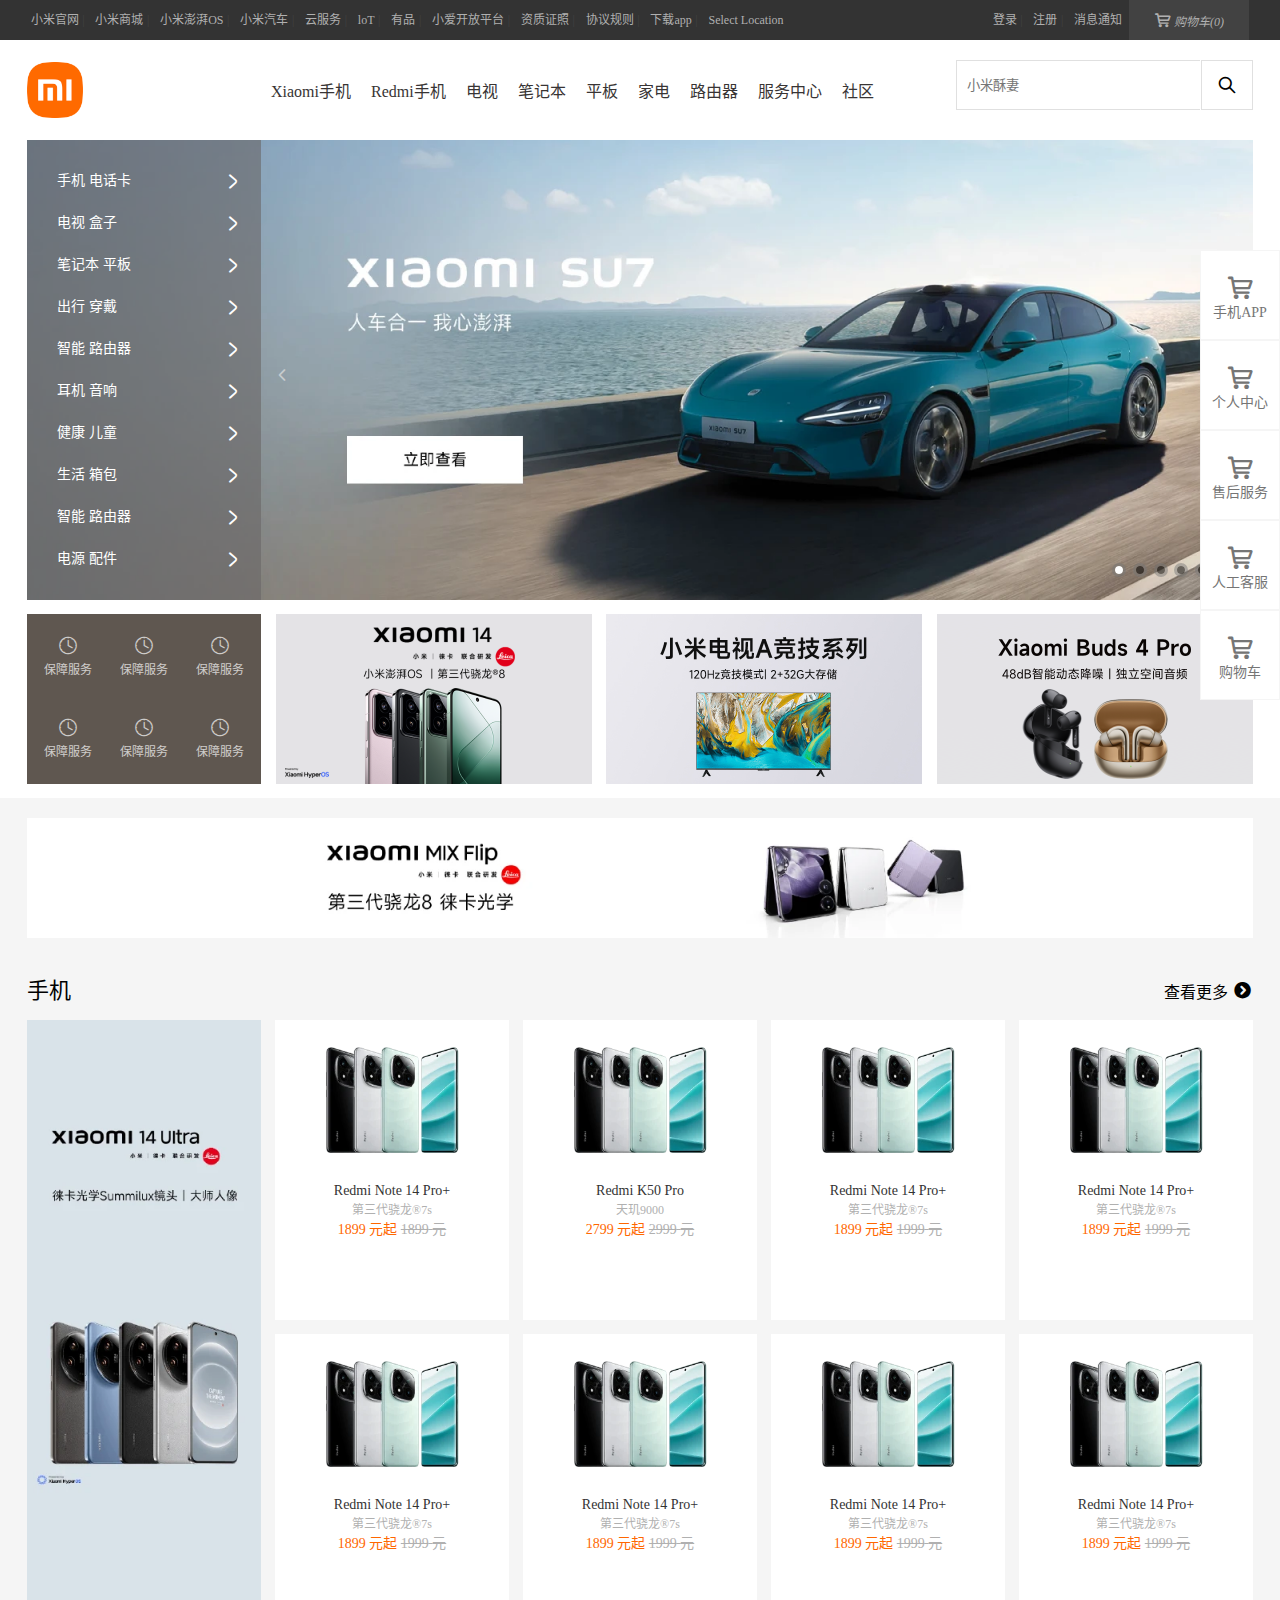
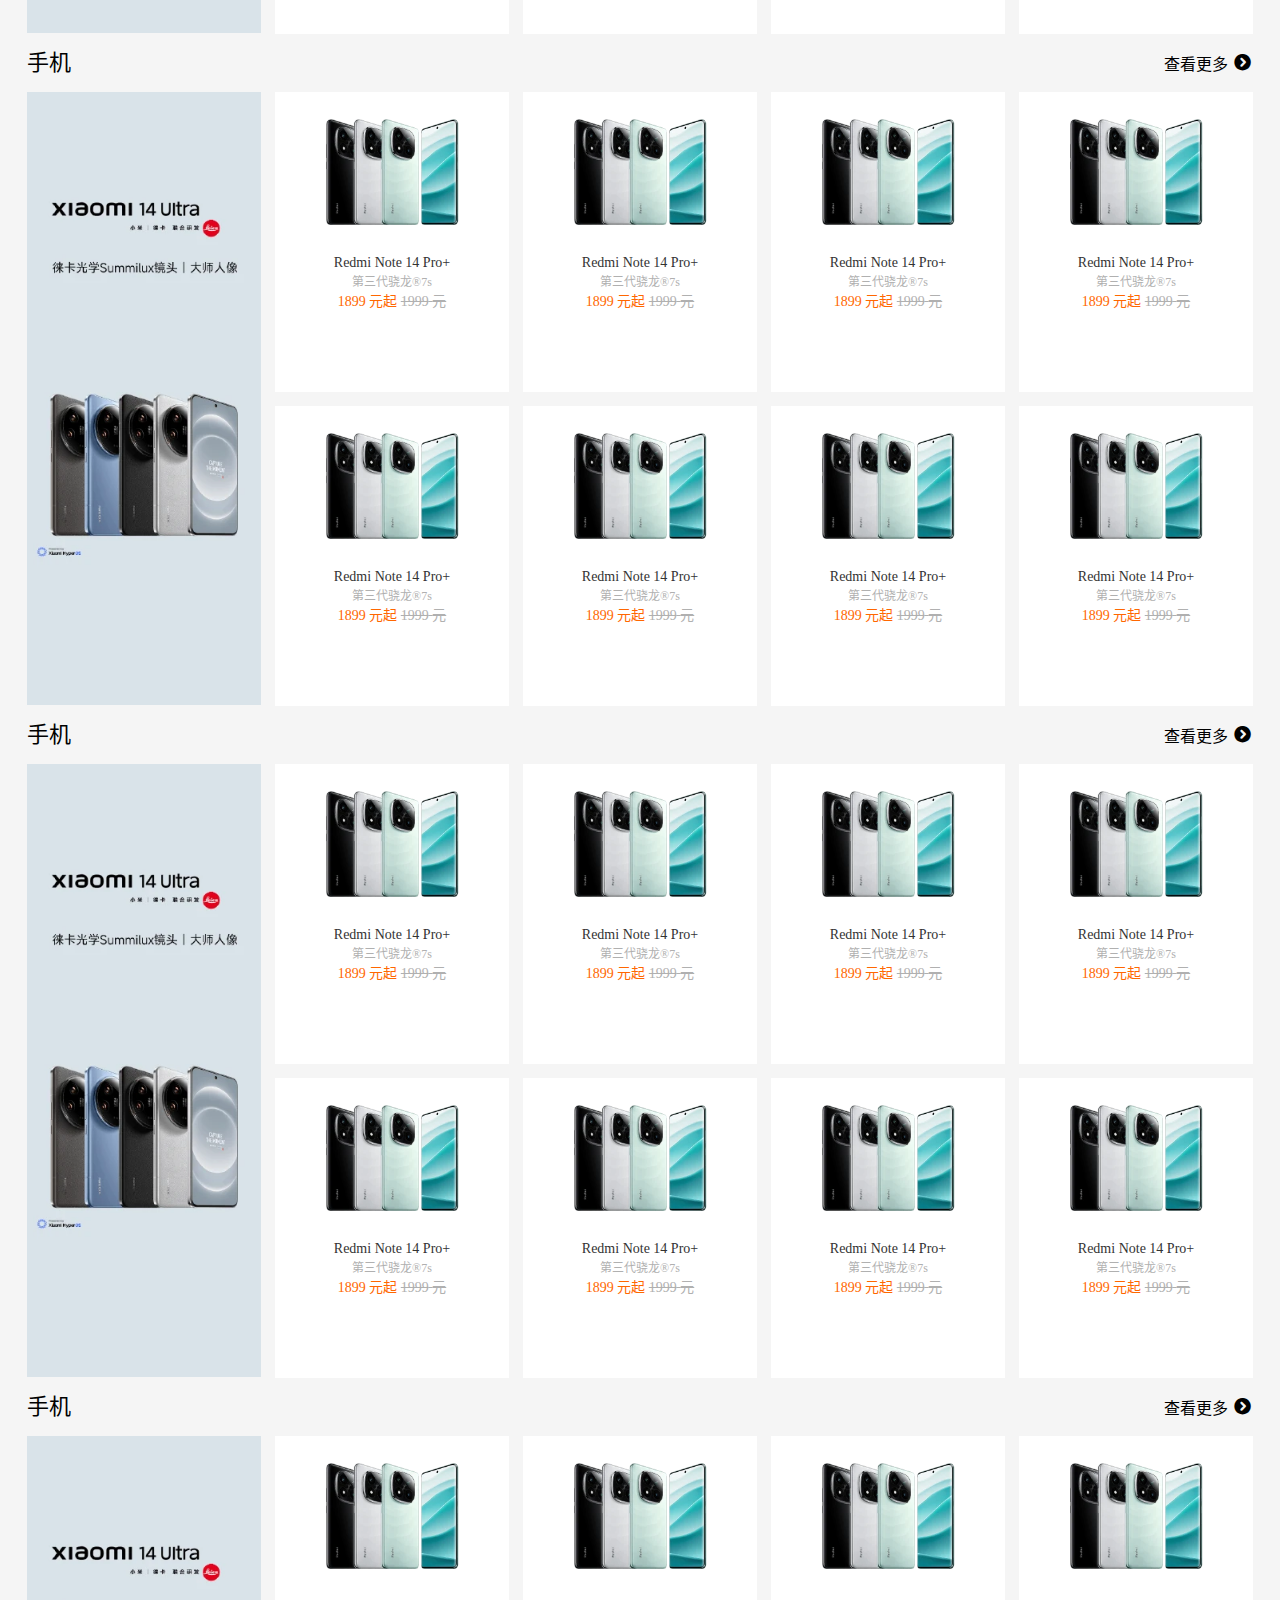
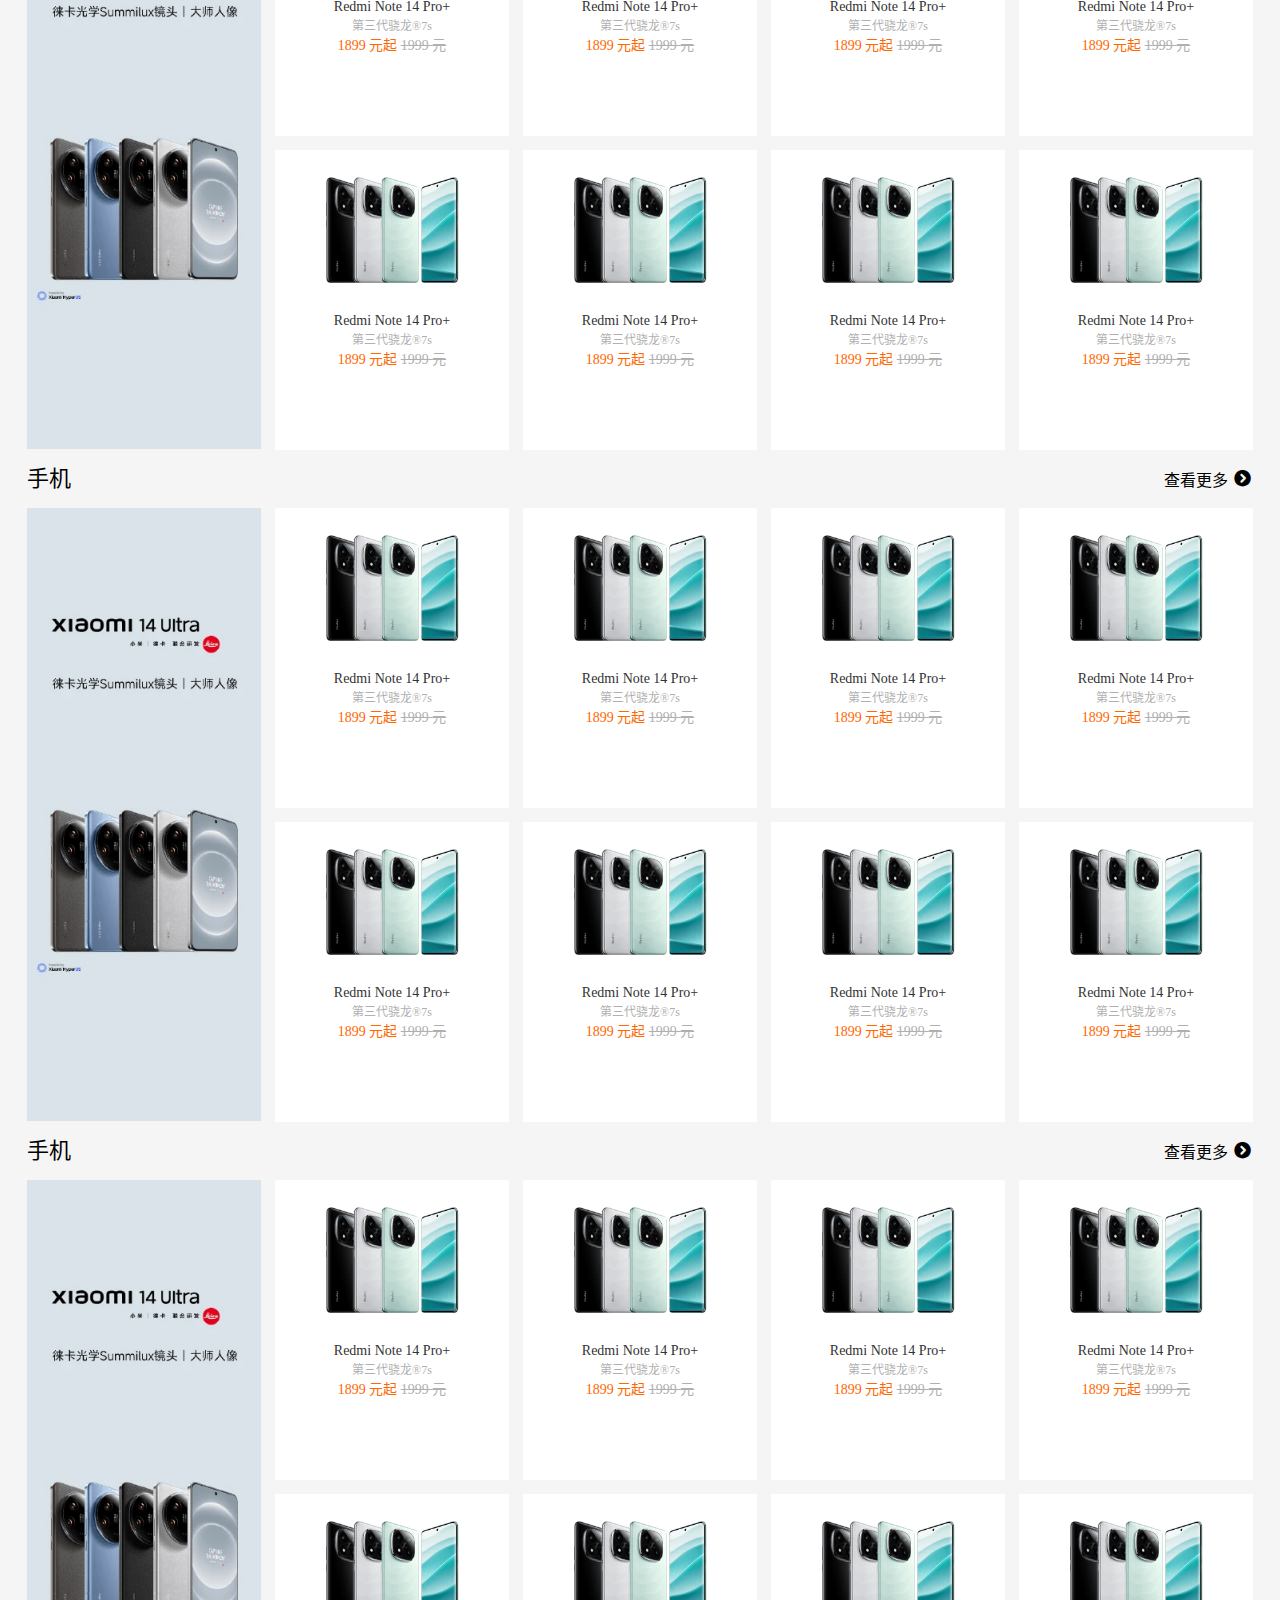
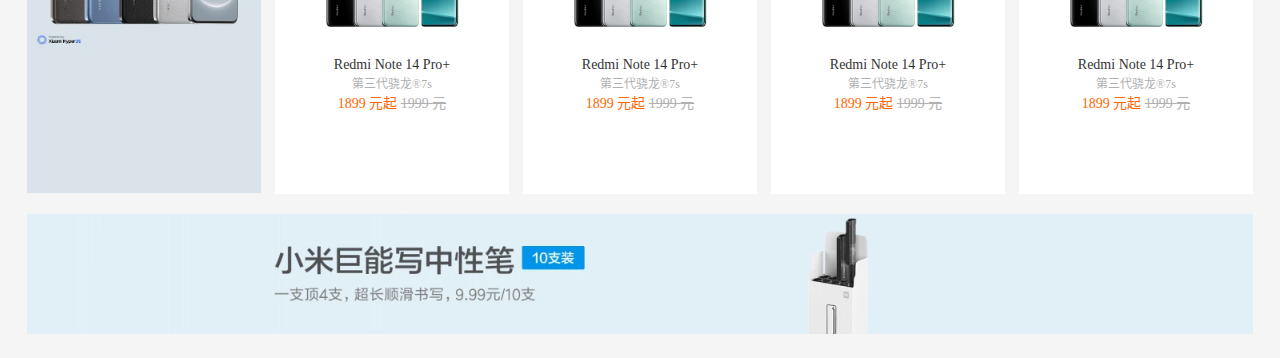
<file: mi/index.html>
<!DOCTYPE html>
<html lang="zh-CN">
<head>
    <meta charset="UTF-8">
    <meta name="viewport" content="width=device-width, initial-scale=1.0">
    <title>
        小米商城 - Xiaomi 14 Ultra、Redmi K70、MIX FOLD 3，小米电视官方网站
    </title>
    <link rel="stylesheet" href="index.css">
    <link rel="shortcut icon" href="//s01.mifile.cn/favicon.ico">
    <link rel="stylesheet" href="iconfont/iconfont.css">
</head>
<body>
    <div class="top">
        <div class="container-top">
            <span class="top-left">
                <ul>
                    <li><a href="#">小米官网</a><span>|</span></li>
                    <li><a href="#">小米商城</a><span>|</span></li>
                    <li><a href="#">小米澎湃OS</a><span>|</span></li>
                    <li><a href="#">小米汽车</a><span>|</span></li>
                    <li><a href="#">云服务</a><span>|</span></li>
                    <li><a href="#">loT</a><span>|</span></li>
                    <li><a href="#">有品</a><span>|</span></li>
                    <li><a href="#">小爱开放平台</a><span>|</span></li>
                    <li><a href="#">资质证照</a><span>|</span></li>
                    <li><a href="#">协议规则</a><span>|</span></li>
                    <li>
                        <a href="#">下载app</a>
                        <span>|</span>
                        <div class="download">
                            <img src="images/download.png" alt="">
                            <p>小米商城APP</p>
                        </div>
                    </li>
                    <li><a href="#">Select Location</a></li>
                </ul>   
            </span>

            <!-- top-lef结束 -->
            <span class="top-right">
                <ul>
                    <li><a href="register.html">登录</a><span>|</span></li>
                    <li><a href="register.html">注册</a><span>|</span></li>
                    <li><a href="#">消息通知</a></li>
                    <li class="buy">
                        <a href="#">
                            <i class="iconfont icon-gouwuchekong"></i>
                            <i>购物车(0)</i>
                        </a>
                        <div class="buy-info">
                            <p>购物车中还没有商品,赶快选购吧!</p>
                        </div>
                    </li>
                </ul>
            </span>
        </div>
    </div>

    <div class="header">
        <div class="header-box">
            <div class="header-box-logo">
                <div class="logo">
                    <img src="images/logo-mi2.png" alt="">
                </div>
            </div>
            <ul>
                <li>
                    <a href="#">Xiaomi手机</a>
                    <div class="header-list">
                        <div class="wrap">
                            <ul>
                                <li>
                                    <a href="">
                                        <div class="img-box">
                                            <img src="images/box1.webp" alt="">
                                        </div>
                                        <p class="name">Xiaomi MIX Fold 4</p>
                                        <p class="price">8999元起</p>
                                    </a>
                                </li>
                            </ul>

                            <ul>
                                <li>
                                    <a href="">
                                        <div class="img-box">
                                            <img src="images/box01.webp" alt="">
                                        </div>
                                        <p class="name">Xiaomi MIX Fold 4</p>
                                        <p class="price">8999元起</p>
                                    </a>
                                </li>
                            </ul>

                            <ul>
                                <li>
                                    <a href="">
                                        <div class="img-box">
                                            <img src="images/box02.webp" alt="">
                                        </div>
                                        <p class="name">Xiaomi MIX Fold 4</p>
                                        <p class="price">8999元起</p>
                                    </a>
                                </li>
                            </ul>

                            <ul>
                                <li>
                                    <a href="">
                                        <div class="img-box">
                                            <img src="images/box03.webp" alt="">
                                        </div>
                                        <p class="name">Xiaomi MIX Fold 4</p>
                                        <p class="price">8999元起</p>
                                    </a>
                                </li>
                            </ul>

                            <ul>
                                <li>
                                    <a href="">
                                        <div class="img-box">
                                            <img src="images/box04.webp" alt="">
                                        </div>
                                        <p class="name">Xiaomi MIX Fold 4</p>
                                        <p class="price">8999元起</p>
                                    </a>
                                </li>
                            </ul>
                        </div>
                    </div>
                </li>
                <li>
                    <a href="#">Redmi手机</a>
                    <div class="header-list">
                        <div class="wrap">
                            <ul>
                                <li>
                                    <a href="">
                                        <div class="img-box">
                                            <img src="images/box10.webp" alt="">
                                        </div>
                                        <p class="name">Xiaomi MIX Fold 4</p>
                                        <p class="price">8999元起</p>
                                    </a>
                                </li>
                            </ul>
                                
                            <ul>
                                <li>
                                    <a href="">
                                        <div class="img-box">
                                            <img src="images/box11webp.webp" alt="">
                                        </div>
                                        <p class="name">Xiaomi MIX Fold 4</p>
                                        <p class="price">8999元起</p>
                                    </a>
                                </li>
                            </ul>

                            <ul>
                                <li>
                                    <a href="">
                                        <div class="img-box">
                                            <img src="images/box13.webp" alt="">
                                        </div>
                                        <p class="name">Xiaomi MIX Fold 4</p>
                                        <p class="price">8999元起</p>
                                    </a>
                                </li>
                            </ul>

                            <ul>
                                <li>
                                    <a href="">
                                        <div class="img-box">
                                            <img src="images/box14.webp" alt="">
                                        </div>
                                        <p class="name">Xiaomi MIX Fold 4</p>
                                        <p class="price">8999元起</p>
                                    </a>
                                </li>
                            </ul>
                        </div>
                    </div>
                </li>
                <li>
                    <a href="#">电视</a>
                    <div class="header-list">
                        <div class="wrap">
                            <ul>
                                <li>
                                    <a href="">
                                        <div class="img-box">
                                            <img src="images/box20.webp" alt="">
                                        </div>
                                        <p class="name">Xiaomi MIX Fold 4</p>
                                        <p class="price">8999元起</p>
                                    </a>
                                </li>
                            </ul>
                                
                            <ul>
                                <li>
                                    <a href="">
                                        <div class="img-box">
                                            <img src="images/box21.webp" alt="">
                                        </div>
                                        <p class="name">Xiaomi MIX Fold 4</p>
                                        <p class="price">8999元起</p>
                                    </a>
                                </li>
                            </ul>

                            <ul>
                                <li>
                                    <a href="">
                                        <div class="img-box">
                                            <img src="images/box22.webp" alt="">
                                        </div>
                                        <p class="name">Xiaomi MIX Fold 4</p>
                                        <p class="price">8999元起</p>
                                    </a>
                                </li>
                            </ul>
                        </div>
                    </div>
                </li>
                <li>
                    <a href="#">笔记本</a>
                    <div class="header-list">
                        <div class="wrap">
                            <ul>
                                <li>
                                    <a href="">
                                        <div class="img-box">
                                            <img src="images/测试.jpg" alt="" style="width: 200px; height: 138px;">
                                        </div>
                                        <p class="name">Xiaomi MIX Fold 4</p>
                                        <p class="price">8999元起</p>
                                    </a>
                                </li>
                            </ul>
                                
                            <ul>
                                <li>
                                    <a href="">
                                        <div class="img-box">
                                            <img src="images/测试.jpg" alt="" style="width: 200px; height: 138px;">
                                        </div>
                                        <p class="name">Xiaomi MIX Fold 4</p>
                                        <p class="price">8999元起</p>
                                    </a>
                                </li>
                            </ul>

                            <ul>
                                <li>
                                    <a href="">
                                        <div class="img-box">
                                            <img src="images/测试.jpg" alt="" style="width: 200px; height: 138px;">
                                        </div>
                                        <p class="name">Xiaomi MIX Fold 4</p>
                                        <p class="price">8999元起</p>
                                    </a>
                                </li>
                            </ul>

                            <ul>
                                <li>
                                    <a href="">
                                        <div class="img-box">
                                            <img src="images/测试.jpg" alt="" style="width: 200px; height: 138px;">
                                        </div>
                                        <p class="name">Xiaomi MIX Fold 4</p>
                                        <p class="price">8999元起</p>
                                    </a>
                                </li>
                            </ul>

                            <ul>
                                <li>
                                    <a href="">
                                        <div class="img-box">
                                            <img src="images/测试.jpg" alt="" style="width: 200px; height: 138px;">
                                        </div>
                                        <p class="name">Xiaomi MIX Fold 4</p>
                                        <p class="price">8999元起</p>
                                    </a>
                                </li>
                            </ul>
                        </div>
                    </div>
                </li>
                <li>
                    <a href="#">平板</a>
                    <div class="header-list">
                        <div class="wrap">
                            <ul>
                                <li>
                                    <a href="">
                                        <div class="img-box">
                                            <img src="images/测试1.jpg" alt="" style="width: 100px; height: 138px;">
                                        </div>
                                        <p class="name">Xiaomi MIX Fold 4</p>
                                        <p class="price">8999元起</p>
                                    </a>
                                </li>
                            </ul>
                                
                            <ul>
                                <li>
                                    <a href="">
                                        <div class="img-box">
                                            <img src="images/测试1.jpg" alt="" style="width: 100px; height: 138px;">
                                        </div>
                                        <p class="name">Xiaomi MIX Fold 4</p>
                                        <p class="price">8999元起</p>
                                    </a>
                                </li>
                            </ul>

                            <ul>
                                <li>
                                    <a href="">
                                        <div class="img-box">
                                            <img src="images/测试1.jpg" alt="" style="width: 150px; height: 138px;">
                                        </div>
                                        <p class="name">Xiaomi MIX Fold 4</p>
                                        <p class="price">8999元起</p>
                                    </a>
                                </li>
                            </ul>

                            <ul>
                                <li>
                                    <a href="">
                                        <div class="img-box">
                                            <img src="images/测试1.jpg" alt="" style="width: 200px; height: 138px;">
                                        </div>
                                        <p class="name">Xiaomi MIX Fold 4</p>
                                        <p class="price">8999元起</p>
                                    </a>
                                </li>
                            </ul>

                            <ul>
                                <li>
                                    <a href="">
                                        <div class="img-box">
                                            <img src="images/测试1.jpg" alt="" style="width: 200px; height: 138px;">
                                        </div>
                                        <p class="name">Xiaomi MIX Fold 4</p>
                                        <p class="price">8999元起</p>
                                    </a>
                                </li>
                            </ul>
                        </div>
                    </div>
                </li>
                <li><a href="#">家电</a></li>
                <li><a href="#">路由器</a></li>
                <li><a href="#">服务中心</a></li>
                <li><a href="#">社区</a></li>
            </ul>
        
            <div class="search">
                <input type="text" placeholder="小米酥妻">
                <button>
                    <i class="iconfont icon-sousuo"></i>
                </button>
                <ul>
                    <li><a href="">手机换新</a></li>
                    <li><a href="">小米手环9</a></li>
                    <li><a href="">笔记本</a></li>
                    <li><a href="">红米K70 至尊版</a></li>
                    <li><a href="">门锁</a></li>
                    <li><a href="">热水器</a></li>
                    <li><a href="">空调</a></li>
                    <li><a href="">充电宝</a></li>
                </ul>
                
            </div>

        </div>
    </div>

    <div class="banner">
        <a href="">
            <img src="images/banner小米酥妻.webp" alt="">
        </a>
        <button class="prev"><i class="iconfont icon-jiantou-zuo"></i></button>
        <button class="next"><i class="iconfont icon-jiantouyou"></i></button>
        <ul>
            <li class="active"></li>
            <li></li>
            <li></li>
            <li></li>
            <li></li>
            <li></li>
        </ul>
        <div class="banner-left">
            <ul>
                <li>
                    <a href="#">手机 电话卡<i class="iconfont icon-jiantouyou"></i></a>
                    <div class="banner-list">
                        <div class="banner-list-c1">
                            <ul>
                                <li>
                                    <a href="https://www.mi.com/shop/search?keyword=xiaomimix%E7%B3%BB%E5%88%97">
                                        <img src="images/banner00.webp" alt="">
                                        <span>小米MIX系列</span>    
                                    </a>
                                </li>
                                <li>
                                    <a href="https://www.mi.com/shop/search?keyword=xiaomimix%E7%B3%BB%E5%88%97">
                                        <img src="images/banner00.webp" alt="">html
                                        <span>小米MIX系列</span>    
                                    </a>
                                </li>
                                <li>
                                    <a href="https://www.mi.com/shop/search?keyword=xiaomimix%E7%B3%BB%E5%88%97">
                                        <img src="images/banner00.webp" alt="">
                                        <span>小米MIX系列</span>    
                                    </a>
                                </li>
                                <li>
                                    <a href="https://www.mi.com/shop/search?keyword=xiaomimix%E7%B3%BB%E5%88%97">
                                        <img src="images/banner00.webp" alt="">
                                        <span>小米MIX系列</span>    
                                    </a>
                                </li>
                                <li>
                                    <a href="https://www.mi.com/shop/search?keyword=xiaomimix%E7%B3%BB%E5%88%97">
                                        <img src="images/banner00.webp" alt="">
                                        <span>小米MIX系列</span>    
                                    </a>
                                </li>
                                <li>
                                    <a href="https://www.mi.com/shop/search?keyword=xiaomimix%E7%B3%BB%E5%88%97">
                                        <img src="images/banner00.webp" alt="">
                                        <span>小米MIX系列</span>    
                                    </a>
                                </li>
                            </ul>
                        </div>

                        <div class="banner-list-c2">
                            <ul>
                                <li>
                                    <a href="">
                                        <img src="images/banner00.webp" alt="">
                                        <span>小米MIX系列</span>    
                                    </a>
                                </li>
                                <li>
                                    <a href="">
                                        <img src="images/banner00.webp" alt="">
                                        <span>小米MIX系列</span>    
                                    </a>
                                </li>
                                <li>
                                    <a href="">
                                        <img src="images/banner00.webp" alt="">
                                        <span>小米MIX系列</span>    
                                    </a>
                                </li>
                                <li></li>
                                <li></li>
                                <li></li>
                            </ul>
                        </div>
                    </div>
                </li>
                <li>
                    <a href="#">电视 盒子<i class="iconfont icon-jiantouyou"></i></a>
                    <div class="banner-list">
                        <div class="banner-list-c1">
                            <ul>
                                <li>
                                    <a href="">
                                        <img src="images/banner10.webp" alt="">
                                        <span>小米MIX系列</span>    
                                    </a>
                                </li>
                                <li>
                                    <a href="">
                                        <img src="images/banner10.webp" alt="">
                                        <span>小米MIX系列</span>    
                                    </a>
                                </li>
                                <li>
                                    <a href="">
                                        <img src="images/banner00.webp" alt="">
                                        <span>小米MIX系列</span>    
                                    </a>
                                </li>
                                <li>
                                    <a href="">
                                        <img src="images/banner00.webp" alt="">
                                        <span>小米MIX系列</span>    
                                    </a>
                                </li>
                                <li>
                                    <a href="">
                                        <img src="images/banner00.webp" alt="">
                                        <span>小米MIX系列</span>    
                                    </a>
                                </li>
                                <li>
                                    <a href="">
                                        <img src="images/banner00.webp" alt="">
                                        <span>小米MIX系列</span>    
                                    </a>
                                </li>
                            </ul>
                        </div>

                        <div class="banner-list-c2">
                            <ul>
                                <li>
                                    <a href="">
                                        <img src="images/banner00.webp" alt="">
                                        <span>小米MIX系列</span>    
                                    </a>
                                </li>
                                <li>
                                    <a href="">
                                        <img src="images/banner00.webp" alt="">
                                        <span>小米MIX系列</span>    
                                    </a>
                                </li>
                                <li>
                                    <a href="">
                                        <img src="images/banner00.webp" alt="">
                                        <span>小米MIX系列</span>    
                                    </a>
                                </li>
                                <li></li>
                                <li></li>
                                <li></li>
                            </ul>
                        </div>
                    </div>
                </li>
                <li><a href="#">笔记本 平板<i class="iconfont icon-jiantouyou"></i></a></li>
                <li><a href="#">出行 穿戴<i class="iconfont icon-jiantouyou"></i></a></li>
                <li><a href="#">智能 路由器<i class="iconfont icon-jiantouyou"></i></a></li>
                <li><a href="#">耳机 音响<i class="iconfont icon-jiantouyou"></i></a></li>
                <li><a href="#">健康 儿童<i class="iconfont icon-jiantouyou"></i></a></li>
                <li><a href="#">生活 箱包<i class="iconfont icon-jiantouyou"></i></a></li>
                <li><a href="#">智能 路由器<i class="iconfont icon-jiantouyou"></i></a></li>
                <li><a href="#">电源 配件<i class="iconfont icon-jiantouyou"></i></a></li>
            </ul>
        </div>
    </div>

    <div class="banner01">
        <div class="wrap">
            <div class="banner01-left">
                <ul>
                    <li><a href=""><i class="iconfont icon-shizhong"></i><p>保障服务</p></a></li>
                    <li><a href=""><i class="iconfont icon-shizhong"></i><p>保障服务</p></a></li>
                    <li><a href=""><i class="iconfont icon-shizhong"></i><p>保障服务</p></a></li>
                    <li><a href=""><i class="iconfont icon-shizhong"></i><p>保障服务</p></a></li>
                    <li><a href=""><i class="iconfont icon-shizhong"></i><p>保障服务</p></a></li>
                    <li><a href=""><i class="iconfont icon-shizhong"></i><p>保障服务</p></a></li>
                </ul>
            </div>
    
            <div class="banner01-right">
                <div><a href=""><img src="images/banner011.png" alt=""></a></div>
                <div><a href=""><img src="images/banner012.jpg" alt=""></a></div>
                <div><a href=""><img src="images/banner013.png" alt=""></a></div>
            </div>
        </div>
    </div>

    <div class="banner02"> 
        <div class="wrap">
            <div class="banner02-ad">
                <a href=""><img src="images/banner.webp" alt=""></a>
            </div>
        </div>
    </div>

    <div class="shelf-1">
        <div class="wrap">

            <div class="shelf-1-title">
                <span class="left">手机</span>
                
                <a href="">
                    <span class="right">查看更多
                        <i class="iconfont icon-you"></i>
                    </span>
                </a>
            </div>

            <div class="shelf-1-left">
                <a href=""><img src="images/shelf-0.webp" alt=""></a>
            </div>
            <div class="shelf-1-right">
                <ul>
                    <script>
                        let data = [

                            {
                                src: 'images/shelf-1.webp',
                                title: 'Redmi Note 14 Pro+',
                                desc: '第三代骁龙®7s',
                                price: 1899,
                                num: 1899
                            },
                            {
                                src: 'images/shelf-1.webp',
                                title: 'Redmi K50 Pro',
                                desc: '天玑9000',
                                price: 2799,
                                num: 2999
                            },
                            {
                                src: 'images/shelf-1.webp',
                                title: 'Redmi Note 14 Pro+',
                                desc: '第三代骁龙®7s',
                                price: 1899,
                                num: 1999
                            },
                            {
                                src: 'images/shelf-1.webp',
                                title: 'Redmi Note 14 Pro+',
                                desc: '第三代骁龙®7s',
                                price: 1899,
                                num: 1999
                            },
                            {
                                src: 'images/shelf-1.webp',
                                title: 'Redmi Note 14 Pro+',
                                desc: '第三代骁龙®7s',
                                price: 1899,
                                num: 1999
                            },
                            {
                                src: 'images/shelf-1.webp',
                                title: 'Redmi Note 14 Pro+',
                                desc: '第三代骁龙®7s',
                                price: 1899,
                                num: 1999
                            },
                            {
                                src: 'images/shelf-1.webp',
                                title: 'Redmi Note 14 Pro+',
                                desc: '第三代骁龙®7s',
                                price: 1899,
                                num: 1999
                            },
                            {
                                src: 'images/shelf-1.webp',
                                title: 'Redmi Note 14 Pro+',
                                desc: '第三代骁龙®7s',
                                price: 1899,
                                num: 1999
                            }
                        ]
                        for(let i=0;i<8;i++) {
                            
                            document.write(`
                                <li>
                                    <a href="">
                                       <div class="shelf-1-img">
                                           <img src=${data[i].src} alt="">
                                       </div>
                                       <p class="title">${data[i].title}</p>
                                       <p class="desc">${data[i].desc}</p>
                                       <p class="price">
                                           <span class="num">${data[i].price}</span>
                                           <span>元起</span>
                                           <del>
                                               <span class="num">${data[i].num}</span>
                                               <span>元</span>
                                           </del>
                                       </p>
                                   </a>
                                </li>
                            `)
                        }
                    </script>
                </ul>
            </div>
        </div>
    </div>

    <div class="shelf-1">
        <div class="wrap">

            <div class="shelf-1-title">
                <span class="left">手机</span>
                
                <a href="">
                    <span class="right">查看更多
                        <i class="iconfont icon-you"></i>
                    </span>
                </a>
            </div>

            <div class="shelf-1-left">
                <a href=""><img src="images/shelf-0.webp" alt=""></a>
            </div>
            <div class="shelf-1-right">
                <ul>
                    <li>
                        <a href="">
                            <div class="shelf-1-img">
                                <img src="images/shelf-1.webp" alt="">
                            </div>
                            <p class="title">Redmi Note 14 Pro+</p>
                            <p class="desc">第三代骁龙®7s</p>
                            <p class="price">
                                <span class="num">1899</span>
                                <span>元起</span>
                                <del>
                                    <span class="num">1999</span>
                                    <span>元</span>
                                </del>
                            </p>
                        </a>
                    </li>
                    <li>
                        <a href="">
                            <div class="shelf-1-img">
                                <img src="images/shelf-1.webp" alt="">
                            </div>
                            <p class="title">Redmi Note 14 Pro+</p>
                            <p class="desc">第三代骁龙®7s</p>
                            <p class="price">
                                <span class="num">1899</span>
                                <span>元起</span>
                                <del>
                                    <span class="num">1999</span>
                                    <span>元</span>
                                </del>
                            </p>
                        </a>
                    </li>

                    <li>
                        <a href="">
                            <div class="shelf-1-img">
                                <img src="images/shelf-1.webp" alt="">
                            </div>
                            <p class="title">Redmi Note 14 Pro+</p>
                            <p class="desc">第三代骁龙®7s</p>
                            <p class="price">
                                <span class="num">1899</span>
                                <span>元起</span>
                                <del>
                                    <span class="num">1999</span>
                                    <span>元</span>
                                </del>
                            </p>
                        </a>
                    </li>

                    <li>
                        <a href="">
                            <div class="shelf-1-img">
                                <img src="images/shelf-1.webp" alt="">
                            </div>
                            <p class="title">Redmi Note 14 Pro+</p>
                            <p class="desc">第三代骁龙®7s</p>
                            <p class="price">
                                <span class="num">1899</span>
                                <span>元起</span>
                                <del>
                                    <span class="num">1999</span>
                                    <span>元</span>
                                </del>
                            </p>
                        </a>
                    </li>

                    <li>
                        <a href="">
                            <div class="shelf-1-img">
                                <img src="images/shelf-1.webp" alt="">
                            </div>
                            <p class="title">Redmi Note 14 Pro+</p>
                            <p class="desc">第三代骁龙®7s</p>
                            <p class="price">
                                <span class="num">1899</span>
                                <span>元起</span>
                                <del>
                                    <span class="num">1999</span>
                                    <span>元</span>
                                </del>
                            </p>
                        </a>
                    </li>

                    <li>
                        <a href="">
                            <div class="shelf-1-img">
                                <img src="images/shelf-1.webp" alt="">
                            </div>
                            <p class="title">Redmi Note 14 Pro+</p>
                            <p class="desc">第三代骁龙®7s</p>
                            <p class="price">
                                <span class="num">1899</span>
                                <span>元起</span>
                                <del>
                                    <span class="num">1999</span>
                                    <span>元</span>
                                </del>
                            </p>
                        </a>
                    </li>

                    <li>
                        <a href="">
                            <div class="shelf-1-img">
                                <img src="images/shelf-1.webp" alt="">
                            </div>
                            <p class="title">Redmi Note 14 Pro+</p>
                            <p class="desc">第三代骁龙®7s</p>
                            <p class="price">
                                <span class="num">1899</span>
                                <span>元起</span>
                                <del>
                                    <span class="num">1999</span>
                                    <span>元</span>
                                </del>
                            </p>
                        </a>
                    </li>

                    <li>
                        <a href="">
                            <div class="shelf-1-img">
                                <img src="images/shelf-1.webp" alt="">
                            </div>
                            <p class="title">Redmi Note 14 Pro+</p>
                            <p class="desc">第三代骁龙®7s</p>
                            <p class="price">
                                <span class="num">1899</span>
                                <span>元起</span>
                                <del>
                                    <span class="num">1999</span>
                                    <span>元</span>
                                </del>
                            </p>
                        </a>
                    </li>
                </ul>
            </div>
        </div>
    </div>

    <div class="shelf-1">
        <div class="wrap">

            <div class="shelf-1-title">
                <span class="left">手机</span>
                
                <a href="">
                    <span class="right">查看更多
                        <i class="iconfont icon-you"></i>
                    </span>
                </a>
            </div>

            <div class="shelf-1-left">
                <a href=""><img src="images/shelf-0.webp" alt=""></a>
            </div>
            <div class="shelf-1-right">
                <ul>
                    <li>
                        <a href="">
                            <div class="shelf-1-img">
                                <img src="images/shelf-1.webp" alt="">
                            </div>
                            <p class="title">Redmi Note 14 Pro+</p>
                            <p class="desc">第三代骁龙®7s</p>
                            <p class="price">
                                <span class="num">1899</span>
                                <span>元起</span>
                                <del>
                                    <span class="num">1999</span>
                                    <span>元</span>
                                </del>
                            </p>
                        </a>
                    </li>
                    <li>
                        <a href="">
                            <div class="shelf-1-img">
                                <img src="images/shelf-1.webp" alt="">
                            </div>
                            <p class="title">Redmi Note 14 Pro+</p>
                            <p class="desc">第三代骁龙®7s</p>
                            <p class="price">
                                <span class="num">1899</span>
                                <span>元起</span>
                                <del>
                                    <span class="num">1999</span>
                                    <span>元</span>
                                </del>
                            </p>
                        </a>
                    </li>

                    <li>
                        <a href="">
                            <div class="shelf-1-img">
                                <img src="images/shelf-1.webp" alt="">
                            </div>
                            <p class="title">Redmi Note 14 Pro+</p>
                            <p class="desc">第三代骁龙®7s</p>
                            <p class="price">
                                <span class="num">1899</span>
                                <span>元起</span>
                                <del>
                                    <span class="num">1999</span>
                                    <span>元</span>
                                </del>
                            </p>
                        </a>
                    </li>

                    <li>
                        <a href="">
                            <div class="shelf-1-img">
                                <img src="images/shelf-1.webp" alt="">
                            </div>
                            <p class="title">Redmi Note 14 Pro+</p>
                            <p class="desc">第三代骁龙®7s</p>
                            <p class="price">
                                <span class="num">1899</span>
                                <span>元起</span>
                                <del>
                                    <span class="num">1999</span>
                                    <span>元</span>
                                </del>
                            </p>
                        </a>
                    </li>

                    <li>
                        <a href="">
                            <div class="shelf-1-img">
                                <img src="images/shelf-1.webp" alt="">
                            </div>
                            <p class="title">Redmi Note 14 Pro+</p>
                            <p class="desc">第三代骁龙®7s</p>
                            <p class="price">
                                <span class="num">1899</span>
                                <span>元起</span>
                                <del>
                                    <span class="num">1999</span>
                                    <span>元</span>
                                </del>
                            </p>
                        </a>
                    </li>

                    <li>
                        <a href="">
                            <div class="shelf-1-img">
                                <img src="images/shelf-1.webp" alt="">
                            </div>
                            <p class="title">Redmi Note 14 Pro+</p>
                            <p class="desc">第三代骁龙®7s</p>
                            <p class="price">
                                <span class="num">1899</span>
                                <span>元起</span>
                                <del>
                                    <span class="num">1999</span>
                                    <span>元</span>
                                </del>
                            </p>
                        </a>
                    </li>

                    <li>
                        <a href="">
                            <div class="shelf-1-img">
                                <img src="images/shelf-1.webp" alt="">
                            </div>
                            <p class="title">Redmi Note 14 Pro+</p>
                            <p class="desc">第三代骁龙®7s</p>
                            <p class="price">
                                <span class="num">1899</span>
                                <span>元起</span>
                                <del>
                                    <span class="num">1999</span>
                                    <span>元</span>
                                </del>
                            </p>
                        </a>
                    </li>

                    <li>
                        <a href="">
                            <div class="shelf-1-img">
                                <img src="images/shelf-1.webp" alt="">
                            </div>
                            <p class="title">Redmi Note 14 Pro+</p>
                            <p class="desc">第三代骁龙®7s</p>
                            <p class="price">
                                <span class="num">1899</span>
                                <span>元起</span>
                                <del>
                                    <span class="num">1999</span>
                                    <span>元</span>
                                </del>
                            </p>
                        </a>
                    </li>
                </ul>
            </div>
        </div>
    </div>

    <div class="shelf-1">
        <div class="wrap">

            <div class="shelf-1-title">
                <span class="left">手机</span>
                
                <a href="">
                    <span class="right">查看更多
                        <i class="iconfont icon-you"></i>
                    </span>
                </a>
            </div>

            <div class="shelf-1-left">
                <a href=""><img src="images/shelf-0.webp" alt=""></a>
            </div>
            <div class="shelf-1-right">
                <ul>
                    <li>
                        <a href="">
                            <div class="shelf-1-img">
                                <img src="images/shelf-1.webp" alt="">
                            </div>
                            <p class="title">Redmi Note 14 Pro+</p>
                            <p class="desc">第三代骁龙®7s</p>
                            <p class="price">
                                <span class="num">1899</span>
                                <span>元起</span>
                                <del>
                                    <span class="num">1999</span>
                                    <span>元</span>
                                </del>
                            </p>
                        </a>
                    </li>
                    <li>
                        <a href="">
                            <div class="shelf-1-img">
                                <img src="images/shelf-1.webp" alt="">
                            </div>
                            <p class="title">Redmi Note 14 Pro+</p>
                            <p class="desc">第三代骁龙®7s</p>
                            <p class="price">
                                <span class="num">1899</span>
                                <span>元起</span>
                                <del>
                                    <span class="num">1999</span>
                                    <span>元</span>
                                </del>
                            </p>
                        </a>
                    </li>

                    <li>
                        <a href="">
                            <div class="shelf-1-img">
                                <img src="images/shelf-1.webp" alt="">
                            </div>
                            <p class="title">Redmi Note 14 Pro+</p>
                            <p class="desc">第三代骁龙®7s</p>
                            <p class="price">
                                <span class="num">1899</span>
                                <span>元起</span>
                                <del>
                                    <span class="num">1999</span>
                                    <span>元</span>
                                </del>
                            </p>
                        </a>
                    </li>

                    <li>
                        <a href="">
                            <div class="shelf-1-img">
                                <img src="images/shelf-1.webp" alt="">
                            </div>
                            <p class="title">Redmi Note 14 Pro+</p>
                            <p class="desc">第三代骁龙®7s</p>
                            <p class="price">
                                <span class="num">1899</span>
                                <span>元起</span>
                                <del>
                                    <span class="num">1999</span>
                                    <span>元</span>
                                </del>
                            </p>
                        </a>
                    </li>

                    <li>
                        <a href="">
                            <div class="shelf-1-img">
                                <img src="images/shelf-1.webp" alt="">
                            </div>
                            <p class="title">Redmi Note 14 Pro+</p>
                            <p class="desc">第三代骁龙®7s</p>
                            <p class="price">
                                <span class="num">1899</span>
                                <span>元起</span>
                                <del>
                                    <span class="num">1999</span>
                                    <span>元</span>
                                </del>
                            </p>
                        </a>
                    </li>

                    <li>
                        <a href="">
                            <div class="shelf-1-img">
                                <img src="images/shelf-1.webp" alt="">
                            </div>
                            <p class="title">Redmi Note 14 Pro+</p>
                            <p class="desc">第三代骁龙®7s</p>
                            <p class="price">
                                <span class="num">1899</span>
                                <span>元起</span>
                                <del>
                                    <span class="num">1999</span>
                                    <span>元</span>
                                </del>
                            </p>
                        </a>
                    </li>

                    <li>
                        <a href="">
                            <div class="shelf-1-img">
                                <img src="images/shelf-1.webp" alt="">
                            </div>
                            <p class="title">Redmi Note 14 Pro+</p>
                            <p class="desc">第三代骁龙®7s</p>
                            <p class="price">
                                <span class="num">1899</span>
                                <span>元起</span>
                                <del>
                                    <span class="num">1999</span>
                                    <span>元</span>
                                </del>
                            </p>
                        </a>
                    </li>

                    <li>
                        <a href="">
                            <div class="shelf-1-img">
                                <img src="images/shelf-1.webp" alt="">
                            </div>
                            <p class="title">Redmi Note 14 Pro+</p>
                            <p class="desc">第三代骁龙®7s</p>
                            <p class="price">
                                <span class="num">1899</span>
                                <span>元起</span>
                                <del>
                                    <span class="num">1999</span>
                                    <span>元</span>
                                </del>
                            </p>
                        </a>
                    </li>
                </ul>
            </div>
        </div>
    </div>

    <div class="shelf-1">
        <div class="wrap">

            <div class="shelf-1-title">
                <span class="left">手机</span>
                
                <a href="">
                    <span class="right">查看更多
                        <i class="iconfont icon-you"></i>
                    </span>
                </a>
            </div>

            <div class="shelf-1-left">
                <a href=""><img src="images/shelf-0.webp" alt=""></a>
            </div>
            <div class="shelf-1-right">
                <ul>
                    <li>
                        <a href="">
                            <div class="shelf-1-img">
                                <img src="images/shelf-1.webp" alt="">
                            </div>
                            <p class="title">Redmi Note 14 Pro+</p>
                            <p class="desc">第三代骁龙®7s</p>
                            <p class="price">
                                <span class="num">1899</span>
                                <span>元起</span>
                                <del>
                                    <span class="num">1999</span>
                                    <span>元</span>
                                </del>
                            </p>
                        </a>
                    </li>
                    <li>
                        <a href="">
                            <div class="shelf-1-img">
                                <img src="images/shelf-1.webp" alt="">
                            </div>
                            <p class="title">Redmi Note 14 Pro+</p>
                            <p class="desc">第三代骁龙®7s</p>
                            <p class="price">
                                <span class="num">1899</span>
                                <span>元起</span>
                                <del>
                                    <span class="num">1999</span>
                                    <span>元</span>
                                </del>
                            </p>
                        </a>
                    </li>

                    <li>
                        <a href="">
                            <div class="shelf-1-img">
                                <img src="images/shelf-1.webp" alt="">
                            </div>
                            <p class="title">Redmi Note 14 Pro+</p>
                            <p class="desc">第三代骁龙®7s</p>
                            <p class="price">
                                <span class="num">1899</span>
                                <span>元起</span>
                                <del>
                                    <span class="num">1999</span>
                                    <span>元</span>
                                </del>
                            </p>
                        </a>
                    </li>

                    <li>
                        <a href="">
                            <div class="shelf-1-img">
                                <img src="images/shelf-1.webp" alt="">
                            </div>
                            <p class="title">Redmi Note 14 Pro+</p>
                            <p class="desc">第三代骁龙®7s</p>
                            <p class="price">
                                <span class="num">1899</span>
                                <span>元起</span>
                                <del>
                                    <span class="num">1999</span>
                                    <span>元</span>
                                </del>
                            </p>
                        </a>
                    </li>

                    <li>
                        <a href="">
                            <div class="shelf-1-img">
                                <img src="images/shelf-1.webp" alt="">
                            </div>
                            <p class="title">Redmi Note 14 Pro+</p>
                            <p class="desc">第三代骁龙®7s</p>
                            <p class="price">
                                <span class="num">1899</span>
                                <span>元起</span>
                                <del>
                                    <span class="num">1999</span>
                                    <span>元</span>
                                </del>
                            </p>
                        </a>
                    </li>

                    <li>
                        <a href="">
                            <div class="shelf-1-img">
                                <img src="images/shelf-1.webp" alt="">
                            </div>
                            <p class="title">Redmi Note 14 Pro+</p>
                            <p class="desc">第三代骁龙®7s</p>
                            <p class="price">
                                <span class="num">1899</span>
                                <span>元起</span>
                                <del>
                                    <span class="num">1999</span>
                                    <span>元</span>
                                </del>
                            </p>
                        </a>
                    </li>

                    <li>
                        <a href="">
                            <div class="shelf-1-img">
                                <img src="images/shelf-1.webp" alt="">
                            </div>
                            <p class="title">Redmi Note 14 Pro+</p>
                            <p class="desc">第三代骁龙®7s</p>
                            <p class="price">
                                <span class="num">1899</span>
                                <span>元起</span>
                                <del>
                                    <span class="num">1999</span>
                                    <span>元</span>
                                </del>
                            </p>
                        </a>
                    </li>

                    <li>
                        <a href="">
                            <div class="shelf-1-img">
                                <img src="images/shelf-1.webp" alt="">
                            </div>
                            <p class="title">Redmi Note 14 Pro+</p>
                            <p class="desc">第三代骁龙®7s</p>
                            <p class="price">
                                <span class="num">1899</span>
                                <span>元起</span>
                                <del>
                                    <span class="num">1999</span>
                                    <span>元</span>
                                </del>
                            </p>
                        </a>
                    </li>
                </ul>
            </div>
        </div>
    </div>

    <div class="shelf-1">
        <div class="wrap">

            <div class="shelf-1-title">
                <span class="left">手机</span>
                
                <a href="">
                    <span class="right">查看更多
                        <i class="iconfont icon-you"></i>
                    </span>
                </a>
            </div>

            <div class="shelf-1-left">
                <a href=""><img src="images/shelf-0.webp" alt=""></a>
            </div>
            <div class="shelf-1-right">
                <ul>
                    <li>
                        <a href="">
                            <div class="shelf-1-img">
                                <img src="images/shelf-1.webp" alt="">
                            </div>
                            <p class="title">Redmi Note 14 Pro+</p>
                            <p class="desc">第三代骁龙®7s</p>
                            <p class="price">
                                <span class="num">1899</span>
                                <span>元起</span>
                                <del>
                                    <span class="num">1999</span>
                                    <span>元</span>
                                </del>
                            </p>
                        </a>
                    </li>
                    <li>
                        <a href="">
                            <div class="shelf-1-img">
                                <img src="images/shelf-1.webp" alt="">
                            </div>
                            <p class="title">Redmi Note 14 Pro+</p>
                            <p class="desc">第三代骁龙®7s</p>
                            <p class="price">
                                <span class="num">1899</span>
                                <span>元起</span>
                                <del>
                                    <span class="num">1999</span>
                                    <span>元</span>
                                </del>
                            </p>
                        </a>
                    </li>

                    <li>
                        <a href="">
                            <div class="shelf-1-img">
                                <img src="images/shelf-1.webp" alt="">
                            </div>
                            <p class="title">Redmi Note 14 Pro+</p>
                            <p class="desc">第三代骁龙®7s</p>
                            <p class="price">
                                <span class="num">1899</span>
                                <span>元起</span>
                                <del>
                                    <span class="num">1999</span>
                                    <span>元</span>
                                </del>
                            </p>
                        </a>
                    </li>

                    <li>
                        <a href="">
                            <div class="shelf-1-img">
                                <img src="images/shelf-1.webp" alt="">
                            </div>
                            <p class="title">Redmi Note 14 Pro+</p>
                            <p class="desc">第三代骁龙®7s</p>
                            <p class="price">
                                <span class="num">1899</span>
                                <span>元起</span>
                                <del>
                                    <span class="num">1999</span>
                                    <span>元</span>
                                </del>
                            </p>
                        </a>
                    </li>

                    <li>
                        <a href="">
                            <div class="shelf-1-img">
                                <img src="images/shelf-1.webp" alt="">
                            </div>
                            <p class="title">Redmi Note 14 Pro+</p>
                            <p class="desc">第三代骁龙®7s</p>
                            <p class="price">
                                <span class="num">1899</span>
                                <span>元起</span>
                                <del>
                                    <span class="num">1999</span>
                                    <span>元</span>
                                </del>
                            </p>
                        </a>
                    </li>

                    <li>
                        <a href="">
                            <div class="shelf-1-img">
                                <img src="images/shelf-1.webp" alt="">
                            </div>
                            <p class="title">Redmi Note 14 Pro+</p>
                            <p class="desc">第三代骁龙®7s</p>
                            <p class="price">
                                <span class="num">1899</span>
                                <span>元起</span>
                                <del>
                                    <span class="num">1999</span>
                                    <span>元</span>
                                </del>
                            </p>
                        </a>
                    </li>

                    <li>
                        <a href="">
                            <div class="shelf-1-img">
                                <img src="images/shelf-1.webp" alt="">
                            </div>
                            <p class="title">Redmi Note 14 Pro+</p>
                            <p class="desc">第三代骁龙®7s</p>
                            <p class="price">
                                <span class="num">1899</span>
                                <span>元起</span>
                                <del>
                                    <span class="num">1999</span>
                                    <span>元</span>
                                </del>
                            </p>
                        </a>
                    </li>

                    <li>
                        <a href="">
                            <div class="shelf-1-img">
                                <img src="images/shelf-1.webp" alt="">
                            </div>
                            <p class="title">Redmi Note 14 Pro+</p>
                            <p class="desc">第三代骁龙®7s</p>
                            <p class="price">
                                <span class="num">1899</span>
                                <span>元起</span>
                                <del>
                                    <span class="num">1999</span>
                                    <span>元</span>
                                </del>
                            </p>
                        </a>
                    </li>
                </ul>
            </div>
        </div>
    </div>

    <div class="banner02"> 
        <div class="wrap">
            <div class="banner02-ad">
                <a href=""><img src="images/banner-bottom.webp" alt=""></a>
            </div>
        </div>
    </div>

    <div class="elevator">
        <div class="elevator-list">
            <ul>
                <li><i class="iconfont icon-gouwuchekong"></i><p>手机APP</p></li>
                <li><i class="iconfont icon-gouwuchekong"></i><p>个人中心</p></li>
                <li><i class="iconfont icon-gouwuchekong"></i><p>售后服务</p></li>
                <li><i class="iconfont icon-gouwuchekong"></i><p>人工客服</p></li>
                <li><i class="iconfont icon-gouwuchekong"></i><p>购物车</p></li>

                <li class="back-top"><i class="iconfont icon-fanhui"></i><p>回顶部</p></li>
            </ul>
        </div>
    </div>

    <script src="index.js"></script>
</body>



</html>
</file>
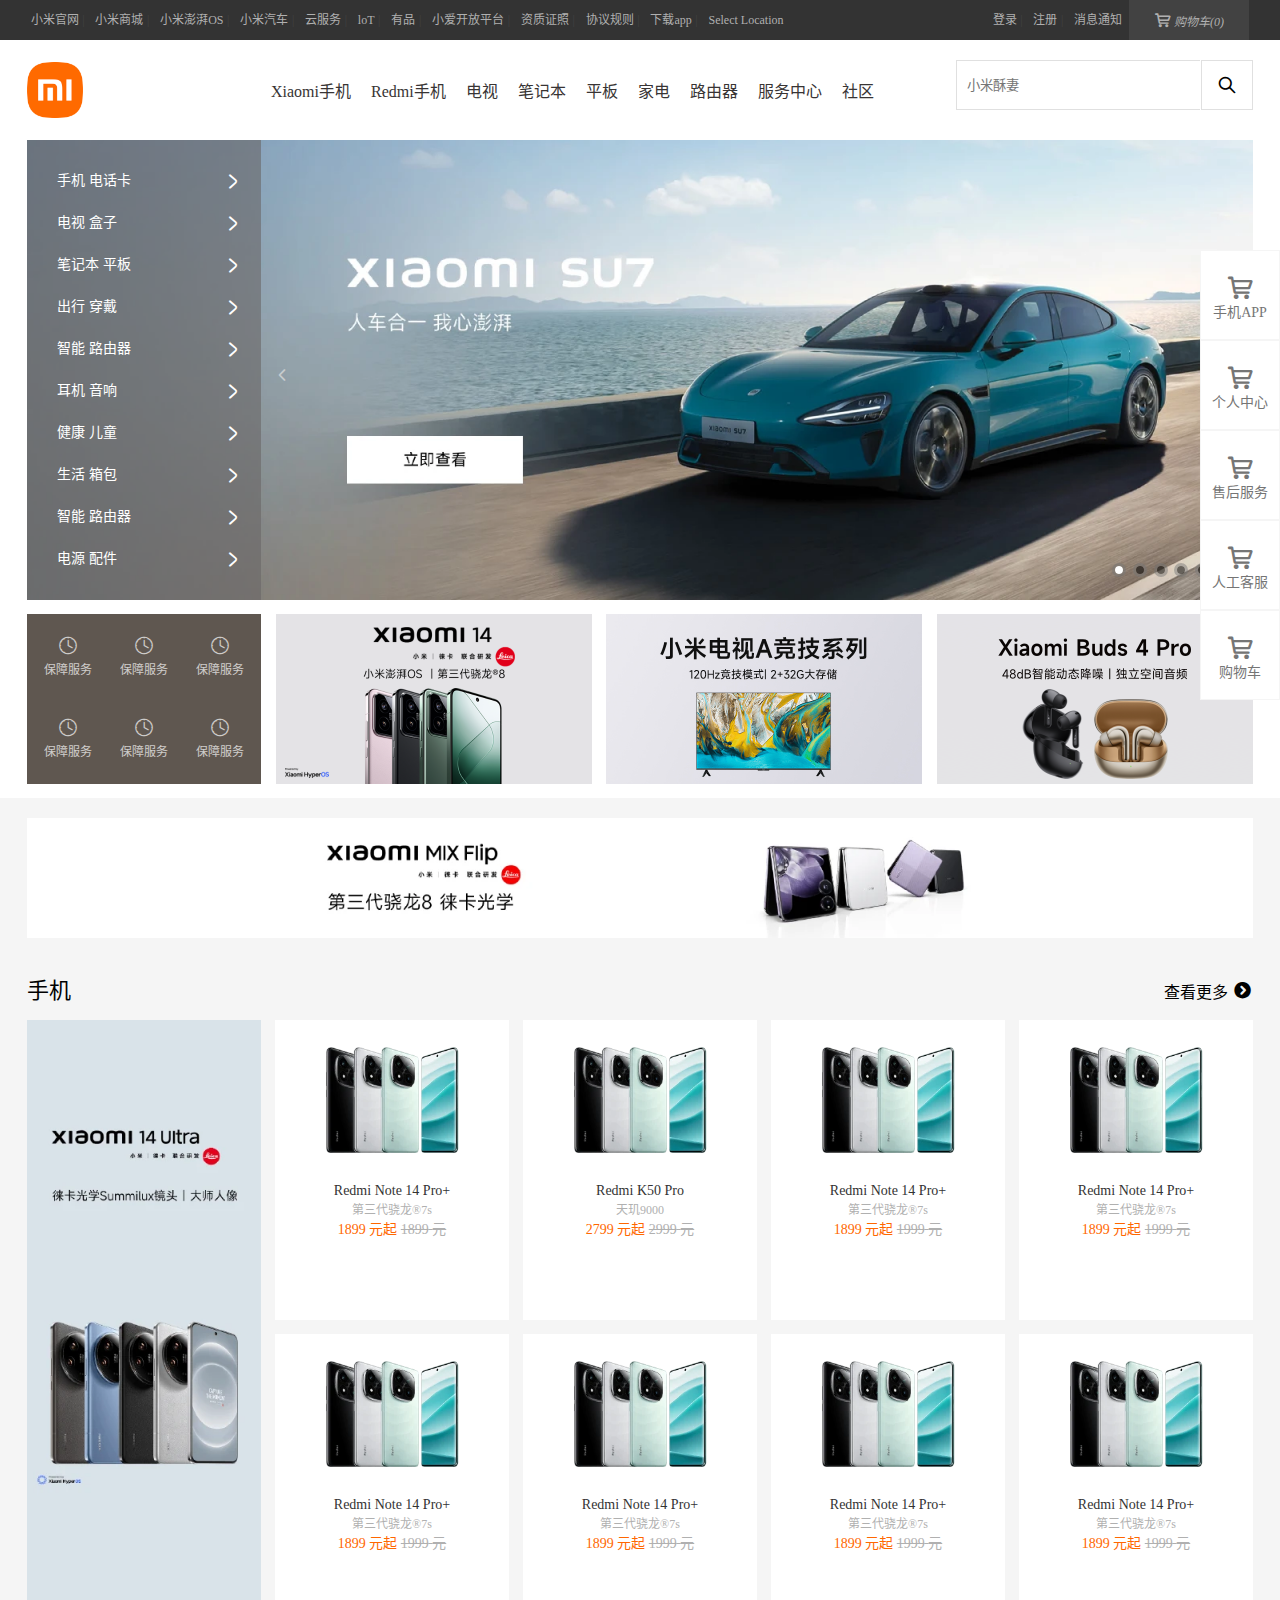
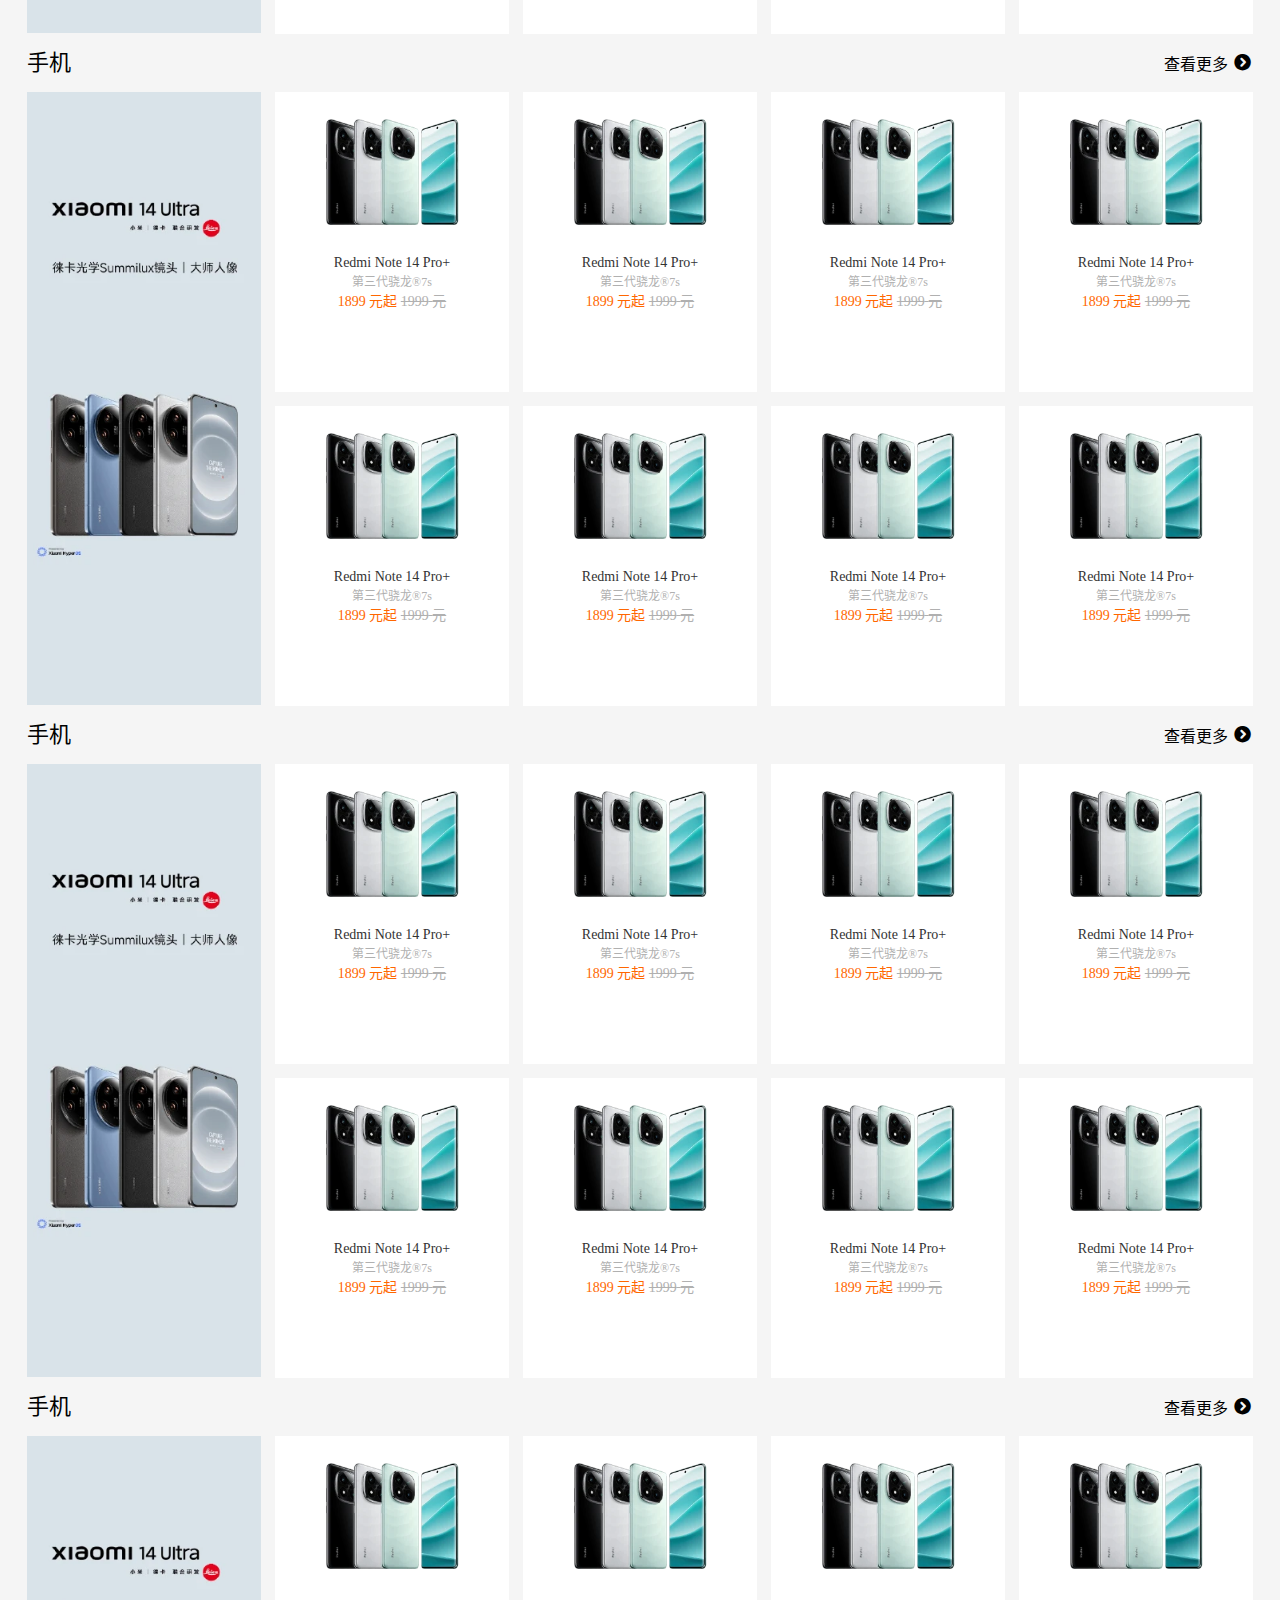
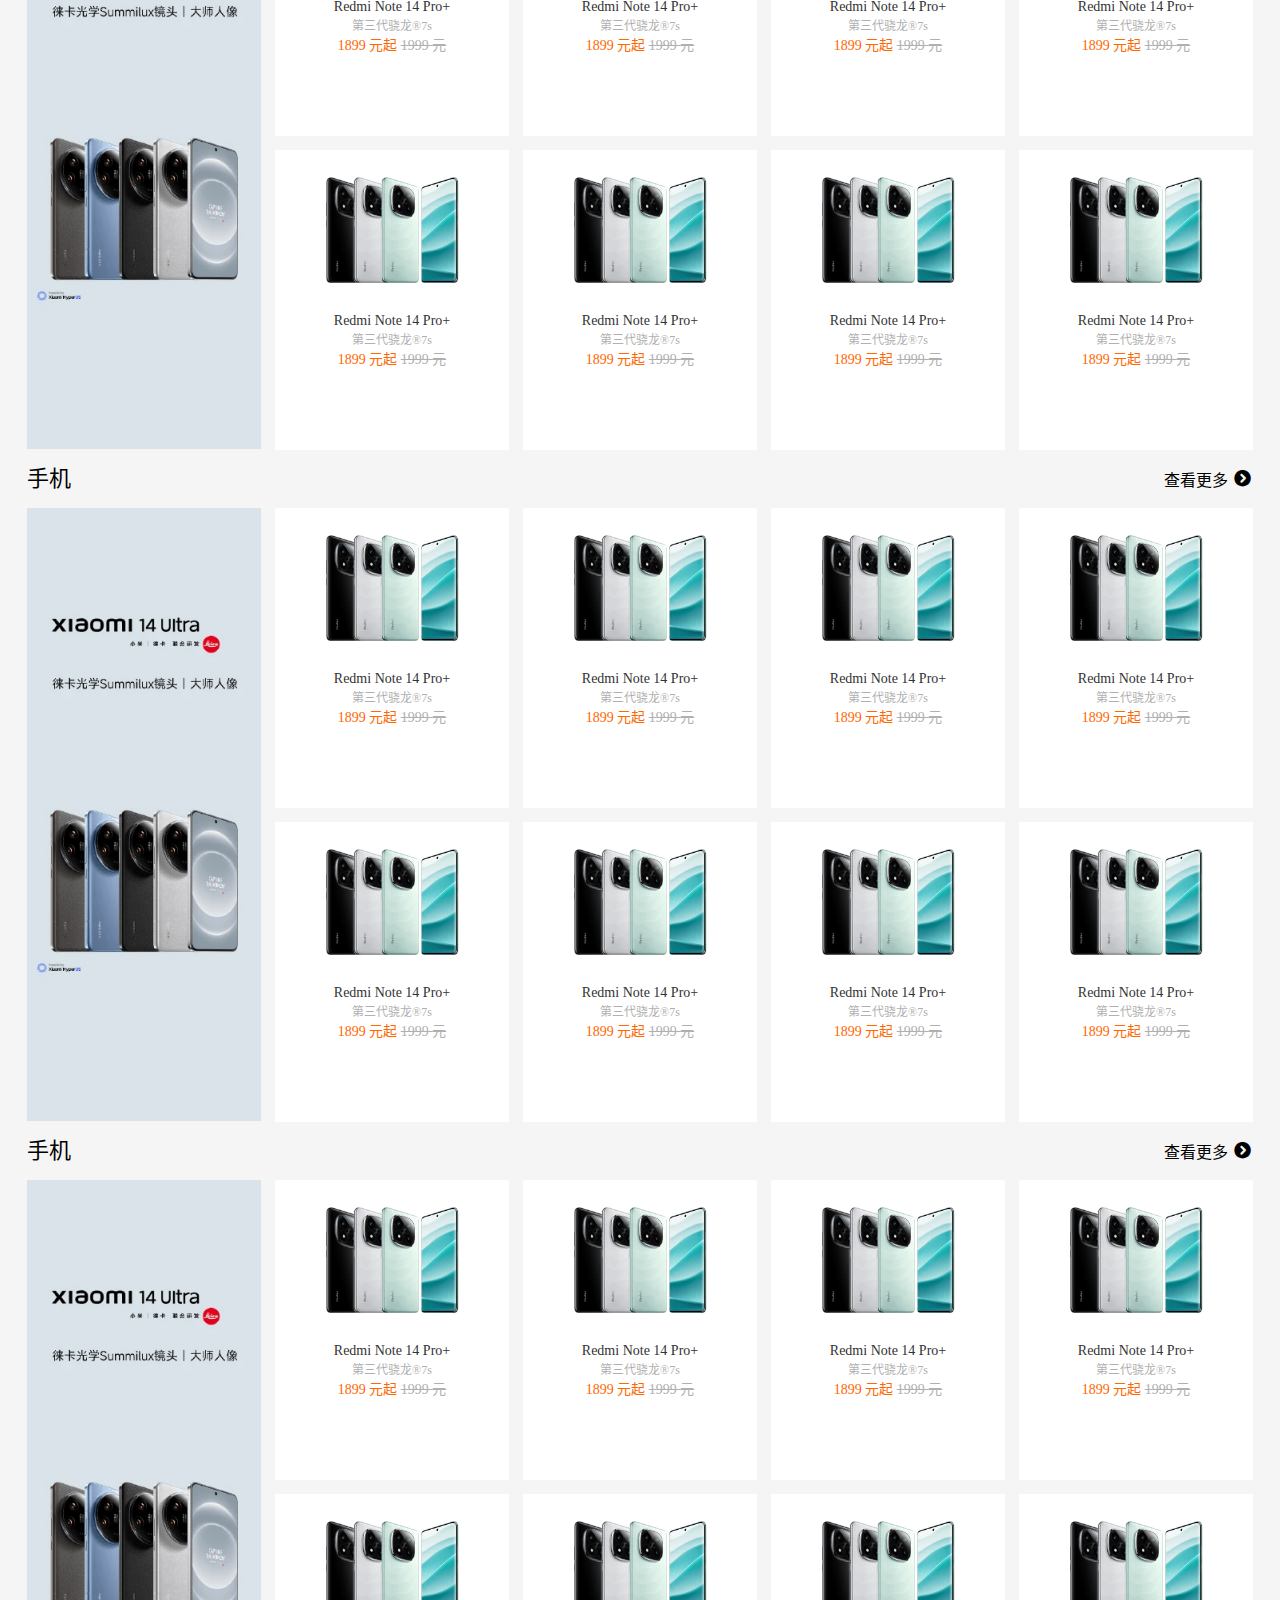
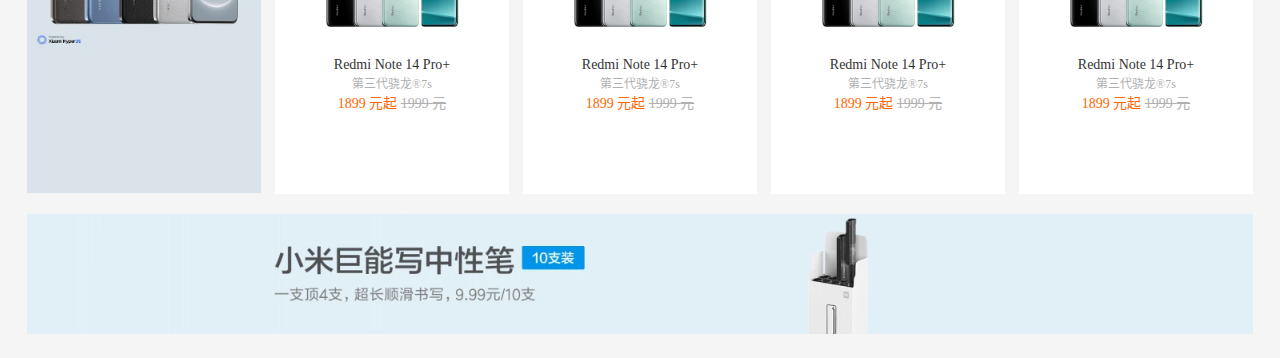
<file: xiaomi/index.html>
<!DOCTYPE html>
<html lang="zh-CN">
<head>
    <meta charset="UTF-8">
    <meta name="viewport" content="width=device-width, initial-scale=1.0">
    <title>
        小米商城 - Xiaomi 14 Ultra、Redmi K70、MIX FOLD 3，小米电视官方网站
    </title>
    <link rel="stylesheet" href="index.css">
    <link rel="shortcut icon" href="//s01.mifile.cn/favicon.ico">
    <link rel="stylesheet" href="iconfont/iconfont.css">
</head>
<body>
    <div class="top">
        <div class="container-top">
            <span class="top-left">
                <ul>
                    <li><a href="#">小米官网</a><span>|</span></li>
                    <li><a href="#">小米商城</a><span>|</span></li>
                    <li><a href="#">小米澎湃OS</a><span>|</span></li>
                    <li><a href="#">小米汽车</a><span>|</span></li>
                    <li><a href="#">云服务</a><span>|</span></li>
                    <li><a href="#">loT</a><span>|</span></li>
                    <li><a href="#">有品</a><span>|</span></li>
                    <li><a href="#">小爱开放平台</a><span>|</span></li>
                    <li><a href="#">资质证照</a><span>|</span></li>
                    <li><a href="#">协议规则</a><span>|</span></li>
                    <li>
                        <a href="#">下载app</a>
                        <span>|</span>
                        <div class="download">
                            <img src="images/download.png" alt="">
                            <p>小米商城APP</p>
                        </div>
                    </li>
                    <li><a href="#">Select Location</a></li>
                </ul>   
            </span>

            <!-- top-lef结束 -->
            <span class="top-right">
                <ul>
                    <li><a href="register.html">登录</a><span>|</span></li>
                    <li><a href="register.html">注册</a><span>|</span></li>
                    <li><a href="#">消息通知</a></li>
                    <li class="buy">
                        <a href="#">
                            <i class="iconfont icon-gouwuchekong"></i>
                            <i>购物车(0)</i>
                        </a>
                        <div class="buy-info">
                            <p>购物车中还没有商品,赶快选购吧!</p>
                        </div>
                    </li>
                </ul>
            </span>
        </div>
    </div>

    <div class="header">
        <div class="header-box">
            <div class="header-box-logo">
                <div class="logo">
                    <img src="images/logo-mi2.png" alt="">
                </div>
            </div>
            <ul>
                <li>
                    <a href="#">Xiaomi手机</a>
                    <div class="header-list">
                        <div class="wrap">
                            <ul>
                                <li>
                                    <a href="">
                                        <div class="img-box">
                                            <img src="images/box1.webp" alt="">
                                        </div>
                                        <p class="name">Xiaomi MIX Fold 4</p>
                                        <p class="price">8999元起</p>
                                    </a>
                                </li>
                            </ul>

                            <ul>
                                <li>
                                    <a href="">
                                        <div class="img-box">
                                            <img src="images/box01.webp" alt="">
                                        </div>
                                        <p class="name">Xiaomi MIX Fold 4</p>
                                        <p class="price">8999元起</p>
                                    </a>
                                </li>
                            </ul>

                            <ul>
                                <li>
                                    <a href="">
                                        <div class="img-box">
                                            <img src="images/box02.webp" alt="">
                                        </div>
                                        <p class="name">Xiaomi MIX Fold 4</p>
                                        <p class="price">8999元起</p>
                                    </a>
                                </li>
                            </ul>

                            <ul>
                                <li>
                                    <a href="">
                                        <div class="img-box">
                                            <img src="images/box03.webp" alt="">
                                        </div>
                                        <p class="name">Xiaomi MIX Fold 4</p>
                                        <p class="price">8999元起</p>
                                    </a>
                                </li>
                            </ul>

                            <ul>
                                <li>
                                    <a href="">
                                        <div class="img-box">
                                            <img src="images/box04.webp" alt="">
                                        </div>
                                        <p class="name">Xiaomi MIX Fold 4</p>
                                        <p class="price">8999元起</p>
                                    </a>
                                </li>
                            </ul>
                        </div>
                    </div>
                </li>
                <li>
                    <a href="#">Redmi手机</a>
                    <div class="header-list">
                        <div class="wrap">
                            <ul>
                                <li>
                                    <a href="">
                                        <div class="img-box">
                                            <img src="images/box10.webp" alt="">
                                        </div>
                                        <p class="name">Xiaomi MIX Fold 4</p>
                                        <p class="price">8999元起</p>
                                    </a>
                                </li>
                            </ul>
                                
                            <ul>
                                <li>
                                    <a href="">
                                        <div class="img-box">
                                            <img src="images/box11webp.webp" alt="">
                                        </div>
                                        <p class="name">Xiaomi MIX Fold 4</p>
                                        <p class="price">8999元起</p>
                                    </a>
                                </li>
                            </ul>

                            <ul>
                                <li>
                                    <a href="">
                                        <div class="img-box">
                                            <img src="images/box13.webp" alt="">
                                        </div>
                                        <p class="name">Xiaomi MIX Fold 4</p>
                                        <p class="price">8999元起</p>
                                    </a>
                                </li>
                            </ul>

                            <ul>
                                <li>
                                    <a href="">
                                        <div class="img-box">
                                            <img src="images/box14.webp" alt="">
                                        </div>
                                        <p class="name">Xiaomi MIX Fold 4</p>
                                        <p class="price">8999元起</p>
                                    </a>
                                </li>
                            </ul>
                        </div>
                    </div>
                </li>
                <li>
                    <a href="#">电视</a>
                    <div class="header-list">
                        <div class="wrap">
                            <ul>
                                <li>
                                    <a href="">
                                        <div class="img-box">
                                            <img src="images/box20.webp" alt="">
                                        </div>
                                        <p class="name">Xiaomi MIX Fold 4</p>
                                        <p class="price">8999元起</p>
                                    </a>
                                </li>
                            </ul>
                                
                            <ul>
                                <li>
                                    <a href="">
                                        <div class="img-box">
                                            <img src="images/box21.webp" alt="">
                                        </div>
                                        <p class="name">Xiaomi MIX Fold 4</p>
                                        <p class="price">8999元起</p>
                                    </a>
                                </li>
                            </ul>

                            <ul>
                                <li>
                                    <a href="">
                                        <div class="img-box">
                                            <img src="images/box22.webp" alt="">
                                        </div>
                                        <p class="name">Xiaomi MIX Fold 4</p>
                                        <p class="price">8999元起</p>
                                    </a>
                                </li>
                            </ul>
                        </div>
                    </div>
                </li>
                <li>
                    <a href="#">笔记本</a>
                    <div class="header-list">
                        <div class="wrap">
                            <ul>
                                <li>
                                    <a href="">
                                        <div class="img-box">
                                            <img src="images/测试.jpg" alt="" style="width: 200px; height: 138px;">
                                        </div>
                                        <p class="name">Xiaomi MIX Fold 4</p>
                                        <p class="price">8999元起</p>
                                    </a>
                                </li>
                            </ul>
                                
                            <ul>
                                <li>
                                    <a href="">
                                        <div class="img-box">
                                            <img src="images/测试.jpg" alt="" style="width: 200px; height: 138px;">
                                        </div>
                                        <p class="name">Xiaomi MIX Fold 4</p>
                                        <p class="price">8999元起</p>
                                    </a>
                                </li>
                            </ul>

                            <ul>
                                <li>
                                    <a href="">
                                        <div class="img-box">
                                            <img src="images/测试.jpg" alt="" style="width: 200px; height: 138px;">
                                        </div>
                                        <p class="name">Xiaomi MIX Fold 4</p>
                                        <p class="price">8999元起</p>
                                    </a>
                                </li>
                            </ul>

                            <ul>
                                <li>
                                    <a href="">
                                        <div class="img-box">
                                            <img src="images/测试.jpg" alt="" style="width: 200px; height: 138px;">
                                        </div>
                                        <p class="name">Xiaomi MIX Fold 4</p>
                                        <p class="price">8999元起</p>
                                    </a>
                                </li>
                            </ul>

                            <ul>
                                <li>
                                    <a href="">
                                        <div class="img-box">
                                            <img src="images/测试.jpg" alt="" style="width: 200px; height: 138px;">
                                        </div>
                                        <p class="name">Xiaomi MIX Fold 4</p>
                                        <p class="price">8999元起</p>
                                    </a>
                                </li>
                            </ul>
                        </div>
                    </div>
                </li>
                <li>
                    <a href="#">平板</a>
                    <div class="header-list">
                        <div class="wrap">
                            <ul>
                                <li>
                                    <a href="">
                                        <div class="img-box">
                                            <img src="images/测试1.jpg" alt="" style="width: 100px; height: 138px;">
                                        </div>
                                        <p class="name">Xiaomi MIX Fold 4</p>
                                        <p class="price">8999元起</p>
                                    </a>
                                </li>
                            </ul>
                                
                            <ul>
                                <li>
                                    <a href="">
                                        <div class="img-box">
                                            <img src="images/测试1.jpg" alt="" style="width: 100px; height: 138px;">
                                        </div>
                                        <p class="name">Xiaomi MIX Fold 4</p>
                                        <p class="price">8999元起</p>
                                    </a>
                                </li>
                            </ul>

                            <ul>
                                <li>
                                    <a href="">
                                        <div class="img-box">
                                            <img src="images/测试1.jpg" alt="" style="width: 150px; height: 138px;">
                                        </div>
                                        <p class="name">Xiaomi MIX Fold 4</p>
                                        <p class="price">8999元起</p>
                                    </a>
                                </li>
                            </ul>

                            <ul>
                                <li>
                                    <a href="">
                                        <div class="img-box">
                                            <img src="images/测试1.jpg" alt="" style="width: 200px; height: 138px;">
                                        </div>
                                        <p class="name">Xiaomi MIX Fold 4</p>
                                        <p class="price">8999元起</p>
                                    </a>
                                </li>
                            </ul>

                            <ul>
                                <li>
                                    <a href="">
                                        <div class="img-box">
                                            <img src="images/测试1.jpg" alt="" style="width: 200px; height: 138px;">
                                        </div>
                                        <p class="name">Xiaomi MIX Fold 4</p>
                                        <p class="price">8999元起</p>
                                    </a>
                                </li>
                            </ul>
                        </div>
                    </div>
                </li>
                <li><a href="#">家电</a></li>
                <li><a href="#">路由器</a></li>
                <li><a href="#">服务中心</a></li>
                <li><a href="#">社区</a></li>
            </ul>
        
            <div class="search">
                <input type="text" placeholder="小米酥妻">
                <button>
                    <i class="iconfont icon-sousuo"></i>
                </button>
                <ul>
                    <li><a href="">手机换新</a></li>
                    <li><a href="">小米手环9</a></li>
                    <li><a href="">笔记本</a></li>
                    <li><a href="">红米K70 至尊版</a></li>
                    <li><a href="">门锁</a></li>
                    <li><a href="">热水器</a></li>
                    <li><a href="">空调</a></li>
                    <li><a href="">充电宝</a></li>
                </ul>
                
            </div>

        </div>
    </div>

    <div class="banner">
        <a href="">
            <img src="images/banner小米酥妻.webp" alt="">
        </a>
        <button class="prev"><i class="iconfont icon-jiantou-zuo"></i></button>
        <button class="next"><i class="iconfont icon-jiantouyou"></i></button>
        <ul>
            <li class="active"></li>
            <li></li>
            <li></li>
            <li></li>
            <li></li>
            <li></li>
        </ul>
        <div class="banner-left">
            <ul>
                <li>
                    <a href="#">手机 电话卡<i class="iconfont icon-jiantouyou"></i></a>
                    <div class="banner-list">
                        <div class="banner-list-c1">
                            <ul>
                                <li>
                                    <a href="https://www.mi.com/shop/search?keyword=xiaomimix%E7%B3%BB%E5%88%97">
                                        <img src="images/banner00.webp" alt="">
                                        <span>小米MIX系列</span>    
                                    </a>
                                </li>
                                <li>
                                    <a href="https://www.mi.com/shop/search?keyword=xiaomimix%E7%B3%BB%E5%88%97">
                                        <img src="images/banner00.webp" alt="">html
                                        <span>小米MIX系列</span>    
                                    </a>
                                </li>
                                <li>
                                    <a href="https://www.mi.com/shop/search?keyword=xiaomimix%E7%B3%BB%E5%88%97">
                                        <img src="images/banner00.webp" alt="">
                                        <span>小米MIX系列</span>    
                                    </a>
                                </li>
                                <li>
                                    <a href="https://www.mi.com/shop/search?keyword=xiaomimix%E7%B3%BB%E5%88%97">
                                        <img src="images/banner00.webp" alt="">
                                        <span>小米MIX系列</span>    
                                    </a>
                                </li>
                                <li>
                                    <a href="https://www.mi.com/shop/search?keyword=xiaomimix%E7%B3%BB%E5%88%97">
                                        <img src="images/banner00.webp" alt="">
                                        <span>小米MIX系列</span>    
                                    </a>
                                </li>
                                <li>
                                    <a href="https://www.mi.com/shop/search?keyword=xiaomimix%E7%B3%BB%E5%88%97">
                                        <img src="images/banner00.webp" alt="">
                                        <span>小米MIX系列</span>    
                                    </a>
                                </li>
                            </ul>
                        </div>

                        <div class="banner-list-c2">
                            <ul>
                                <li>
                                    <a href="">
                                        <img src="images/banner00.webp" alt="">
                                        <span>小米MIX系列</span>    
                                    </a>
                                </li>
                                <li>
                                    <a href="">
                                        <img src="images/banner00.webp" alt="">
                                        <span>小米MIX系列</span>    
                                    </a>
                                </li>
                                <li>
                                    <a href="">
                                        <img src="images/banner00.webp" alt="">
                                        <span>小米MIX系列</span>    
                                    </a>
                                </li>
                                <li></li>
                                <li></li>
                                <li></li>
                            </ul>
                        </div>
                    </div>
                </li>
                <li>
                    <a href="#">电视 盒子<i class="iconfont icon-jiantouyou"></i></a>
                    <div class="banner-list">
                        <div class="banner-list-c1">
                            <ul>
                                <li>
                                    <a href="">
                                        <img src="images/banner10.webp" alt="">
                                        <span>小米MIX系列</span>    
                                    </a>
                                </li>
                                <li>
                                    <a href="">
                                        <img src="images/banner10.webp" alt="">
                                        <span>小米MIX系列</span>    
                                    </a>
                                </li>
                                <li>
                                    <a href="">
                                        <img src="images/banner00.webp" alt="">
                                        <span>小米MIX系列</span>    
                                    </a>
                                </li>
                                <li>
                                    <a href="">
                                        <img src="images/banner00.webp" alt="">
                                        <span>小米MIX系列</span>    
                                    </a>
                                </li>
                                <li>
                                    <a href="">
                                        <img src="images/banner00.webp" alt="">
                                        <span>小米MIX系列</span>    
                                    </a>
                                </li>
                                <li>
                                    <a href="">
                                        <img src="images/banner00.webp" alt="">
                                        <span>小米MIX系列</span>    
                                    </a>
                                </li>
                            </ul>
                        </div>

                        <div class="banner-list-c2">
                            <ul>
                                <li>
                                    <a href="">
                                        <img src="images/banner00.webp" alt="">
                                        <span>小米MIX系列</span>    
                                    </a>
                                </li>
                                <li>
                                    <a href="">
                                        <img src="images/banner00.webp" alt="">
                                        <span>小米MIX系列</span>    
                                    </a>
                                </li>
                                <li>
                                    <a href="">
                                        <img src="images/banner00.webp" alt="">
                                        <span>小米MIX系列</span>    
                                    </a>
                                </li>
                                <li></li>
                                <li></li>
                                <li></li>
                            </ul>
                        </div>
                    </div>
                </li>
                <li><a href="#">笔记本 平板<i class="iconfont icon-jiantouyou"></i></a></li>
                <li><a href="#">出行 穿戴<i class="iconfont icon-jiantouyou"></i></a></li>
                <li><a href="#">智能 路由器<i class="iconfont icon-jiantouyou"></i></a></li>
                <li><a href="#">耳机 音响<i class="iconfont icon-jiantouyou"></i></a></li>
                <li><a href="#">健康 儿童<i class="iconfont icon-jiantouyou"></i></a></li>
                <li><a href="#">生活 箱包<i class="iconfont icon-jiantouyou"></i></a></li>
                <li><a href="#">智能 路由器<i class="iconfont icon-jiantouyou"></i></a></li>
                <li><a href="#">电源 配件<i class="iconfont icon-jiantouyou"></i></a></li>
            </ul>
        </div>
    </div>

    <div class="banner01">
        <div class="wrap">
            <div class="banner01-left">
                <ul>
                    <li><a href=""><i class="iconfont icon-shizhong"></i><p>保障服务</p></a></li>
                    <li><a href=""><i class="iconfont icon-shizhong"></i><p>保障服务</p></a></li>
                    <li><a href=""><i class="iconfont icon-shizhong"></i><p>保障服务</p></a></li>
                    <li><a href=""><i class="iconfont icon-shizhong"></i><p>保障服务</p></a></li>
                    <li><a href=""><i class="iconfont icon-shizhong"></i><p>保障服务</p></a></li>
                    <li><a href=""><i class="iconfont icon-shizhong"></i><p>保障服务</p></a></li>
                </ul>
            </div>
    
            <div class="banner01-right">
                <div><a href=""><img src="images/banner011.png" alt=""></a></div>
                <div><a href=""><img src="images/banner012.jpg" alt=""></a></div>
                <div><a href=""><img src="images/banner013.png" alt=""></a></div>
            </div>
        </div>
    </div>

    <div class="banner02"> 
        <div class="wrap">
            <div class="banner02-ad">
                <a href=""><img src="images/banner.webp" alt=""></a>
            </div>
        </div>
    </div>

    <div class="shelf-1">
        <div class="wrap">

            <div class="shelf-1-title">
                <span class="left">手机</span>
                
                <a href="">
                    <span class="right">查看更多
                        <i class="iconfont icon-you"></i>
                    </span>
                </a>
            </div>

            <div class="shelf-1-left">
                <a href=""><img src="images/shelf-0.webp" alt=""></a>
            </div>
            <div class="shelf-1-right">
                <ul>
                    <script>
                        let data = [

                            {
                                src: 'images/shelf-1.webp',
                                title: 'Redmi Note 14 Pro+',
                                desc: '第三代骁龙®7s',
                                price: 1899,
                                num: 1899
                            },
                            {
                                src: 'images/shelf-1.webp',
                                title: 'Redmi K50 Pro',
                                desc: '天玑9000',
                                price: 2799,
                                num: 2999
                            },
                            {
                                src: 'images/shelf-1.webp',
                                title: 'Redmi Note 14 Pro+',
                                desc: '第三代骁龙®7s',
                                price: 1899,
                                num: 1999
                            },
                            {
                                src: 'images/shelf-1.webp',
                                title: 'Redmi Note 14 Pro+',
                                desc: '第三代骁龙®7s',
                                price: 1899,
                                num: 1999
                            },
                            {
                                src: 'images/shelf-1.webp',
                                title: 'Redmi Note 14 Pro+',
                                desc: '第三代骁龙®7s',
                                price: 1899,
                                num: 1999
                            },
                            {
                                src: 'images/shelf-1.webp',
                                title: 'Redmi Note 14 Pro+',
                                desc: '第三代骁龙®7s',
                                price: 1899,
                                num: 1999
                            },
                            {
                                src: 'images/shelf-1.webp',
                                title: 'Redmi Note 14 Pro+',
                                desc: '第三代骁龙®7s',
                                price: 1899,
                                num: 1999
                            },
                            {
                                src: 'images/shelf-1.webp',
                                title: 'Redmi Note 14 Pro+',
                                desc: '第三代骁龙®7s',
                                price: 1899,
                                num: 1999
                            }
                        ]
                        for(let i=0;i<8;i++) {
                            
                            document.write(`
                                <li>
                                    <a href="">
                                       <div class="shelf-1-img">
                                           <img src=${data[i].src} alt="">
                                       </div>
                                       <p class="title">${data[i].title}</p>
                                       <p class="desc">${data[i].desc}</p>
                                       <p class="price">
                                           <span class="num">${data[i].price}</span>
                                           <span>元起</span>
                                           <del>
                                               <span class="num">${data[i].num}</span>
                                               <span>元</span>
                                           </del>
                                       </p>
                                   </a>
                                </li>
                            `)
                        }
                    </script>
                </ul>
            </div>
        </div>
    </div>

    <div class="shelf-1">
        <div class="wrap">

            <div class="shelf-1-title">
                <span class="left">手机</span>
                
                <a href="">
                    <span class="right">查看更多
                        <i class="iconfont icon-you"></i>
                    </span>
                </a>
            </div>

            <div class="shelf-1-left">
                <a href=""><img src="images/shelf-0.webp" alt=""></a>
            </div>
            <div class="shelf-1-right">
                <ul>
                    <li>
                        <a href="">
                            <div class="shelf-1-img">
                                <img src="images/shelf-1.webp" alt="">
                            </div>
                            <p class="title">Redmi Note 14 Pro+</p>
                            <p class="desc">第三代骁龙®7s</p>
                            <p class="price">
                                <span class="num">1899</span>
                                <span>元起</span>
                                <del>
                                    <span class="num">1999</span>
                                    <span>元</span>
                                </del>
                            </p>
                        </a>
                    </li>
                    <li>
                        <a href="">
                            <div class="shelf-1-img">
                                <img src="images/shelf-1.webp" alt="">
                            </div>
                            <p class="title">Redmi Note 14 Pro+</p>
                            <p class="desc">第三代骁龙®7s</p>
                            <p class="price">
                                <span class="num">1899</span>
                                <span>元起</span>
                                <del>
                                    <span class="num">1999</span>
                                    <span>元</span>
                                </del>
                            </p>
                        </a>
                    </li>

                    <li>
                        <a href="">
                            <div class="shelf-1-img">
                                <img src="images/shelf-1.webp" alt="">
                            </div>
                            <p class="title">Redmi Note 14 Pro+</p>
                            <p class="desc">第三代骁龙®7s</p>
                            <p class="price">
                                <span class="num">1899</span>
                                <span>元起</span>
                                <del>
                                    <span class="num">1999</span>
                                    <span>元</span>
                                </del>
                            </p>
                        </a>
                    </li>

                    <li>
                        <a href="">
                            <div class="shelf-1-img">
                                <img src="images/shelf-1.webp" alt="">
                            </div>
                            <p class="title">Redmi Note 14 Pro+</p>
                            <p class="desc">第三代骁龙®7s</p>
                            <p class="price">
                                <span class="num">1899</span>
                                <span>元起</span>
                                <del>
                                    <span class="num">1999</span>
                                    <span>元</span>
                                </del>
                            </p>
                        </a>
                    </li>

                    <li>
                        <a href="">
                            <div class="shelf-1-img">
                                <img src="images/shelf-1.webp" alt="">
                            </div>
                            <p class="title">Redmi Note 14 Pro+</p>
                            <p class="desc">第三代骁龙®7s</p>
                            <p class="price">
                                <span class="num">1899</span>
                                <span>元起</span>
                                <del>
                                    <span class="num">1999</span>
                                    <span>元</span>
                                </del>
                            </p>
                        </a>
                    </li>

                    <li>
                        <a href="">
                            <div class="shelf-1-img">
                                <img src="images/shelf-1.webp" alt="">
                            </div>
                            <p class="title">Redmi Note 14 Pro+</p>
                            <p class="desc">第三代骁龙®7s</p>
                            <p class="price">
                                <span class="num">1899</span>
                                <span>元起</span>
                                <del>
                                    <span class="num">1999</span>
                                    <span>元</span>
                                </del>
                            </p>
                        </a>
                    </li>

                    <li>
                        <a href="">
                            <div class="shelf-1-img">
                                <img src="images/shelf-1.webp" alt="">
                            </div>
                            <p class="title">Redmi Note 14 Pro+</p>
                            <p class="desc">第三代骁龙®7s</p>
                            <p class="price">
                                <span class="num">1899</span>
                                <span>元起</span>
                                <del>
                                    <span class="num">1999</span>
                                    <span>元</span>
                                </del>
                            </p>
                        </a>
                    </li>

                    <li>
                        <a href="">
                            <div class="shelf-1-img">
                                <img src="images/shelf-1.webp" alt="">
                            </div>
                            <p class="title">Redmi Note 14 Pro+</p>
                            <p class="desc">第三代骁龙®7s</p>
                            <p class="price">
                                <span class="num">1899</span>
                                <span>元起</span>
                                <del>
                                    <span class="num">1999</span>
                                    <span>元</span>
                                </del>
                            </p>
                        </a>
                    </li>
                </ul>
            </div>
        </div>
    </div>

    <div class="shelf-1">
        <div class="wrap">

            <div class="shelf-1-title">
                <span class="left">手机</span>
                
                <a href="">
                    <span class="right">查看更多
                        <i class="iconfont icon-you"></i>
                    </span>
                </a>
            </div>

            <div class="shelf-1-left">
                <a href=""><img src="images/shelf-0.webp" alt=""></a>
            </div>
            <div class="shelf-1-right">
                <ul>
                    <li>
                        <a href="">
                            <div class="shelf-1-img">
                                <img src="images/shelf-1.webp" alt="">
                            </div>
                            <p class="title">Redmi Note 14 Pro+</p>
                            <p class="desc">第三代骁龙®7s</p>
                            <p class="price">
                                <span class="num">1899</span>
                                <span>元起</span>
                                <del>
                                    <span class="num">1999</span>
                                    <span>元</span>
                                </del>
                            </p>
                        </a>
                    </li>
                    <li>
                        <a href="">
                            <div class="shelf-1-img">
                                <img src="images/shelf-1.webp" alt="">
                            </div>
                            <p class="title">Redmi Note 14 Pro+</p>
                            <p class="desc">第三代骁龙®7s</p>
                            <p class="price">
                                <span class="num">1899</span>
                                <span>元起</span>
                                <del>
                                    <span class="num">1999</span>
                                    <span>元</span>
                                </del>
                            </p>
                        </a>
                    </li>

                    <li>
                        <a href="">
                            <div class="shelf-1-img">
                                <img src="images/shelf-1.webp" alt="">
                            </div>
                            <p class="title">Redmi Note 14 Pro+</p>
                            <p class="desc">第三代骁龙®7s</p>
                            <p class="price">
                                <span class="num">1899</span>
                                <span>元起</span>
                                <del>
                                    <span class="num">1999</span>
                                    <span>元</span>
                                </del>
                            </p>
                        </a>
                    </li>

                    <li>
                        <a href="">
                            <div class="shelf-1-img">
                                <img src="images/shelf-1.webp" alt="">
                            </div>
                            <p class="title">Redmi Note 14 Pro+</p>
                            <p class="desc">第三代骁龙®7s</p>
                            <p class="price">
                                <span class="num">1899</span>
                                <span>元起</span>
                                <del>
                                    <span class="num">1999</span>
                                    <span>元</span>
                                </del>
                            </p>
                        </a>
                    </li>

                    <li>
                        <a href="">
                            <div class="shelf-1-img">
                                <img src="images/shelf-1.webp" alt="">
                            </div>
                            <p class="title">Redmi Note 14 Pro+</p>
                            <p class="desc">第三代骁龙®7s</p>
                            <p class="price">
                                <span class="num">1899</span>
                                <span>元起</span>
                                <del>
                                    <span class="num">1999</span>
                                    <span>元</span>
                                </del>
                            </p>
                        </a>
                    </li>

                    <li>
                        <a href="">
                            <div class="shelf-1-img">
                                <img src="images/shelf-1.webp" alt="">
                            </div>
                            <p class="title">Redmi Note 14 Pro+</p>
                            <p class="desc">第三代骁龙®7s</p>
                            <p class="price">
                                <span class="num">1899</span>
                                <span>元起</span>
                                <del>
                                    <span class="num">1999</span>
                                    <span>元</span>
                                </del>
                            </p>
                        </a>
                    </li>

                    <li>
                        <a href="">
                            <div class="shelf-1-img">
                                <img src="images/shelf-1.webp" alt="">
                            </div>
                            <p class="title">Redmi Note 14 Pro+</p>
                            <p class="desc">第三代骁龙®7s</p>
                            <p class="price">
                                <span class="num">1899</span>
                                <span>元起</span>
                                <del>
                                    <span class="num">1999</span>
                                    <span>元</span>
                                </del>
                            </p>
                        </a>
                    </li>

                    <li>
                        <a href="">
                            <div class="shelf-1-img">
                                <img src="images/shelf-1.webp" alt="">
                            </div>
                            <p class="title">Redmi Note 14 Pro+</p>
                            <p class="desc">第三代骁龙®7s</p>
                            <p class="price">
                                <span class="num">1899</span>
                                <span>元起</span>
                                <del>
                                    <span class="num">1999</span>
                                    <span>元</span>
                                </del>
                            </p>
                        </a>
                    </li>
                </ul>
            </div>
        </div>
    </div>

    <div class="shelf-1">
        <div class="wrap">

            <div class="shelf-1-title">
                <span class="left">手机</span>
                
                <a href="">
                    <span class="right">查看更多
                        <i class="iconfont icon-you"></i>
                    </span>
                </a>
            </div>

            <div class="shelf-1-left">
                <a href=""><img src="images/shelf-0.webp" alt=""></a>
            </div>
            <div class="shelf-1-right">
                <ul>
                    <li>
                        <a href="">
                            <div class="shelf-1-img">
                                <img src="images/shelf-1.webp" alt="">
                            </div>
                            <p class="title">Redmi Note 14 Pro+</p>
                            <p class="desc">第三代骁龙®7s</p>
                            <p class="price">
                                <span class="num">1899</span>
                                <span>元起</span>
                                <del>
                                    <span class="num">1999</span>
                                    <span>元</span>
                                </del>
                            </p>
                        </a>
                    </li>
                    <li>
                        <a href="">
                            <div class="shelf-1-img">
                                <img src="images/shelf-1.webp" alt="">
                            </div>
                            <p class="title">Redmi Note 14 Pro+</p>
                            <p class="desc">第三代骁龙®7s</p>
                            <p class="price">
                                <span class="num">1899</span>
                                <span>元起</span>
                                <del>
                                    <span class="num">1999</span>
                                    <span>元</span>
                                </del>
                            </p>
                        </a>
                    </li>

                    <li>
                        <a href="">
                            <div class="shelf-1-img">
                                <img src="images/shelf-1.webp" alt="">
                            </div>
                            <p class="title">Redmi Note 14 Pro+</p>
                            <p class="desc">第三代骁龙®7s</p>
                            <p class="price">
                                <span class="num">1899</span>
                                <span>元起</span>
                                <del>
                                    <span class="num">1999</span>
                                    <span>元</span>
                                </del>
                            </p>
                        </a>
                    </li>

                    <li>
                        <a href="">
                            <div class="shelf-1-img">
                                <img src="images/shelf-1.webp" alt="">
                            </div>
                            <p class="title">Redmi Note 14 Pro+</p>
                            <p class="desc">第三代骁龙®7s</p>
                            <p class="price">
                                <span class="num">1899</span>
                                <span>元起</span>
                                <del>
                                    <span class="num">1999</span>
                                    <span>元</span>
                                </del>
                            </p>
                        </a>
                    </li>

                    <li>
                        <a href="">
                            <div class="shelf-1-img">
                                <img src="images/shelf-1.webp" alt="">
                            </div>
                            <p class="title">Redmi Note 14 Pro+</p>
                            <p class="desc">第三代骁龙®7s</p>
                            <p class="price">
                                <span class="num">1899</span>
                                <span>元起</span>
                                <del>
                                    <span class="num">1999</span>
                                    <span>元</span>
                                </del>
                            </p>
                        </a>
                    </li>

                    <li>
                        <a href="">
                            <div class="shelf-1-img">
                                <img src="images/shelf-1.webp" alt="">
                            </div>
                            <p class="title">Redmi Note 14 Pro+</p>
                            <p class="desc">第三代骁龙®7s</p>
                            <p class="price">
                                <span class="num">1899</span>
                                <span>元起</span>
                                <del>
                                    <span class="num">1999</span>
                                    <span>元</span>
                                </del>
                            </p>
                        </a>
                    </li>

                    <li>
                        <a href="">
                            <div class="shelf-1-img">
                                <img src="images/shelf-1.webp" alt="">
                            </div>
                            <p class="title">Redmi Note 14 Pro+</p>
                            <p class="desc">第三代骁龙®7s</p>
                            <p class="price">
                                <span class="num">1899</span>
                                <span>元起</span>
                                <del>
                                    <span class="num">1999</span>
                                    <span>元</span>
                                </del>
                            </p>
                        </a>
                    </li>

                    <li>
                        <a href="">
                            <div class="shelf-1-img">
                                <img src="images/shelf-1.webp" alt="">
                            </div>
                            <p class="title">Redmi Note 14 Pro+</p>
                            <p class="desc">第三代骁龙®7s</p>
                            <p class="price">
                                <span class="num">1899</span>
                                <span>元起</span>
                                <del>
                                    <span class="num">1999</span>
                                    <span>元</span>
                                </del>
                            </p>
                        </a>
                    </li>
                </ul>
            </div>
        </div>
    </div>

    <div class="shelf-1">
        <div class="wrap">

            <div class="shelf-1-title">
                <span class="left">手机</span>
                
                <a href="">
                    <span class="right">查看更多
                        <i class="iconfont icon-you"></i>
                    </span>
                </a>
            </div>

            <div class="shelf-1-left">
                <a href=""><img src="images/shelf-0.webp" alt=""></a>
            </div>
            <div class="shelf-1-right">
                <ul>
                    <li>
                        <a href="">
                            <div class="shelf-1-img">
                                <img src="images/shelf-1.webp" alt="">
                            </div>
                            <p class="title">Redmi Note 14 Pro+</p>
                            <p class="desc">第三代骁龙®7s</p>
                            <p class="price">
                                <span class="num">1899</span>
                                <span>元起</span>
                                <del>
                                    <span class="num">1999</span>
                                    <span>元</span>
                                </del>
                            </p>
                        </a>
                    </li>
                    <li>
                        <a href="">
                            <div class="shelf-1-img">
                                <img src="images/shelf-1.webp" alt="">
                            </div>
                            <p class="title">Redmi Note 14 Pro+</p>
                            <p class="desc">第三代骁龙®7s</p>
                            <p class="price">
                                <span class="num">1899</span>
                                <span>元起</span>
                                <del>
                                    <span class="num">1999</span>
                                    <span>元</span>
                                </del>
                            </p>
                        </a>
                    </li>

                    <li>
                        <a href="">
                            <div class="shelf-1-img">
                                <img src="images/shelf-1.webp" alt="">
                            </div>
                            <p class="title">Redmi Note 14 Pro+</p>
                            <p class="desc">第三代骁龙®7s</p>
                            <p class="price">
                                <span class="num">1899</span>
                                <span>元起</span>
                                <del>
                                    <span class="num">1999</span>
                                    <span>元</span>
                                </del>
                            </p>
                        </a>
                    </li>

                    <li>
                        <a href="">
                            <div class="shelf-1-img">
                                <img src="images/shelf-1.webp" alt="">
                            </div>
                            <p class="title">Redmi Note 14 Pro+</p>
                            <p class="desc">第三代骁龙®7s</p>
                            <p class="price">
                                <span class="num">1899</span>
                                <span>元起</span>
                                <del>
                                    <span class="num">1999</span>
                                    <span>元</span>
                                </del>
                            </p>
                        </a>
                    </li>

                    <li>
                        <a href="">
                            <div class="shelf-1-img">
                                <img src="images/shelf-1.webp" alt="">
                            </div>
                            <p class="title">Redmi Note 14 Pro+</p>
                            <p class="desc">第三代骁龙®7s</p>
                            <p class="price">
                                <span class="num">1899</span>
                                <span>元起</span>
                                <del>
                                    <span class="num">1999</span>
                                    <span>元</span>
                                </del>
                            </p>
                        </a>
                    </li>

                    <li>
                        <a href="">
                            <div class="shelf-1-img">
                                <img src="images/shelf-1.webp" alt="">
                            </div>
                            <p class="title">Redmi Note 14 Pro+</p>
                            <p class="desc">第三代骁龙®7s</p>
                            <p class="price">
                                <span class="num">1899</span>
                                <span>元起</span>
                                <del>
                                    <span class="num">1999</span>
                                    <span>元</span>
                                </del>
                            </p>
                        </a>
                    </li>

                    <li>
                        <a href="">
                            <div class="shelf-1-img">
                                <img src="images/shelf-1.webp" alt="">
                            </div>
                            <p class="title">Redmi Note 14 Pro+</p>
                            <p class="desc">第三代骁龙®7s</p>
                            <p class="price">
                                <span class="num">1899</span>
                                <span>元起</span>
                                <del>
                                    <span class="num">1999</span>
                                    <span>元</span>
                                </del>
                            </p>
                        </a>
                    </li>

                    <li>
                        <a href="">
                            <div class="shelf-1-img">
                                <img src="images/shelf-1.webp" alt="">
                            </div>
                            <p class="title">Redmi Note 14 Pro+</p>
                            <p class="desc">第三代骁龙®7s</p>
                            <p class="price">
                                <span class="num">1899</span>
                                <span>元起</span>
                                <del>
                                    <span class="num">1999</span>
                                    <span>元</span>
                                </del>
                            </p>
                        </a>
                    </li>
                </ul>
            </div>
        </div>
    </div>

    <div class="shelf-1">
        <div class="wrap">

            <div class="shelf-1-title">
                <span class="left">手机</span>
                
                <a href="">
                    <span class="right">查看更多
                        <i class="iconfont icon-you"></i>
                    </span>
                </a>
            </div>

            <div class="shelf-1-left">
                <a href=""><img src="images/shelf-0.webp" alt=""></a>
            </div>
            <div class="shelf-1-right">
                <ul>
                    <li>
                        <a href="">
                            <div class="shelf-1-img">
                                <img src="images/shelf-1.webp" alt="">
                            </div>
                            <p class="title">Redmi Note 14 Pro+</p>
                            <p class="desc">第三代骁龙®7s</p>
                            <p class="price">
                                <span class="num">1899</span>
                                <span>元起</span>
                                <del>
                                    <span class="num">1999</span>
                                    <span>元</span>
                                </del>
                            </p>
                        </a>
                    </li>
                    <li>
                        <a href="">
                            <div class="shelf-1-img">
                                <img src="images/shelf-1.webp" alt="">
                            </div>
                            <p class="title">Redmi Note 14 Pro+</p>
                            <p class="desc">第三代骁龙®7s</p>
                            <p class="price">
                                <span class="num">1899</span>
                                <span>元起</span>
                                <del>
                                    <span class="num">1999</span>
                                    <span>元</span>
                                </del>
                            </p>
                        </a>
                    </li>

                    <li>
                        <a href="">
                            <div class="shelf-1-img">
                                <img src="images/shelf-1.webp" alt="">
                            </div>
                            <p class="title">Redmi Note 14 Pro+</p>
                            <p class="desc">第三代骁龙®7s</p>
                            <p class="price">
                                <span class="num">1899</span>
                                <span>元起</span>
                                <del>
                                    <span class="num">1999</span>
                                    <span>元</span>
                                </del>
                            </p>
                        </a>
                    </li>

                    <li>
                        <a href="">
                            <div class="shelf-1-img">
                                <img src="images/shelf-1.webp" alt="">
                            </div>
                            <p class="title">Redmi Note 14 Pro+</p>
                            <p class="desc">第三代骁龙®7s</p>
                            <p class="price">
                                <span class="num">1899</span>
                                <span>元起</span>
                                <del>
                                    <span class="num">1999</span>
                                    <span>元</span>
                                </del>
                            </p>
                        </a>
                    </li>

                    <li>
                        <a href="">
                            <div class="shelf-1-img">
                                <img src="images/shelf-1.webp" alt="">
                            </div>
                            <p class="title">Redmi Note 14 Pro+</p>
                            <p class="desc">第三代骁龙®7s</p>
                            <p class="price">
                                <span class="num">1899</span>
                                <span>元起</span>
                                <del>
                                    <span class="num">1999</span>
                                    <span>元</span>
                                </del>
                            </p>
                        </a>
                    </li>

                    <li>
                        <a href="">
                            <div class="shelf-1-img">
                                <img src="images/shelf-1.webp" alt="">
                            </div>
                            <p class="title">Redmi Note 14 Pro+</p>
                            <p class="desc">第三代骁龙®7s</p>
                            <p class="price">
                                <span class="num">1899</span>
                                <span>元起</span>
                                <del>
                                    <span class="num">1999</span>
                                    <span>元</span>
                                </del>
                            </p>
                        </a>
                    </li>

                    <li>
                        <a href="">
                            <div class="shelf-1-img">
                                <img src="images/shelf-1.webp" alt="">
                            </div>
                            <p class="title">Redmi Note 14 Pro+</p>
                            <p class="desc">第三代骁龙®7s</p>
                            <p class="price">
                                <span class="num">1899</span>
                                <span>元起</span>
                                <del>
                                    <span class="num">1999</span>
                                    <span>元</span>
                                </del>
                            </p>
                        </a>
                    </li>

                    <li>
                        <a href="">
                            <div class="shelf-1-img">
                                <img src="images/shelf-1.webp" alt="">
                            </div>
                            <p class="title">Redmi Note 14 Pro+</p>
                            <p class="desc">第三代骁龙®7s</p>
                            <p class="price">
                                <span class="num">1899</span>
                                <span>元起</span>
                                <del>
                                    <span class="num">1999</span>
                                    <span>元</span>
                                </del>
                            </p>
                        </a>
                    </li>
                </ul>
            </div>
        </div>
    </div>

    <div class="banner02"> 
        <div class="wrap">
            <div class="banner02-ad">
                <a href=""><img src="images/banner-bottom.webp" alt=""></a>
            </div>
        </div>
    </div>

    <div class="elevator">
        <div class="elevator-list">
            <ul>
                <li><i class="iconfont icon-gouwuchekong"></i><p>手机APP</p></li>
                <li><i class="iconfont icon-gouwuchekong"></i><p>个人中心</p></li>
                <li><i class="iconfont icon-gouwuchekong"></i><p>售后服务</p></li>
                <li><i class="iconfont icon-gouwuchekong"></i><p>人工客服</p></li>
                <li><i class="iconfont icon-gouwuchekong"></i><p>购物车</p></li>

                <li class="back-top"><i class="iconfont icon-fanhui"></i><p>回顶部</p></li>
            </ul>
        </div>
    </div>

    <script src="index.js"></script>
</body>



</html>
</file>
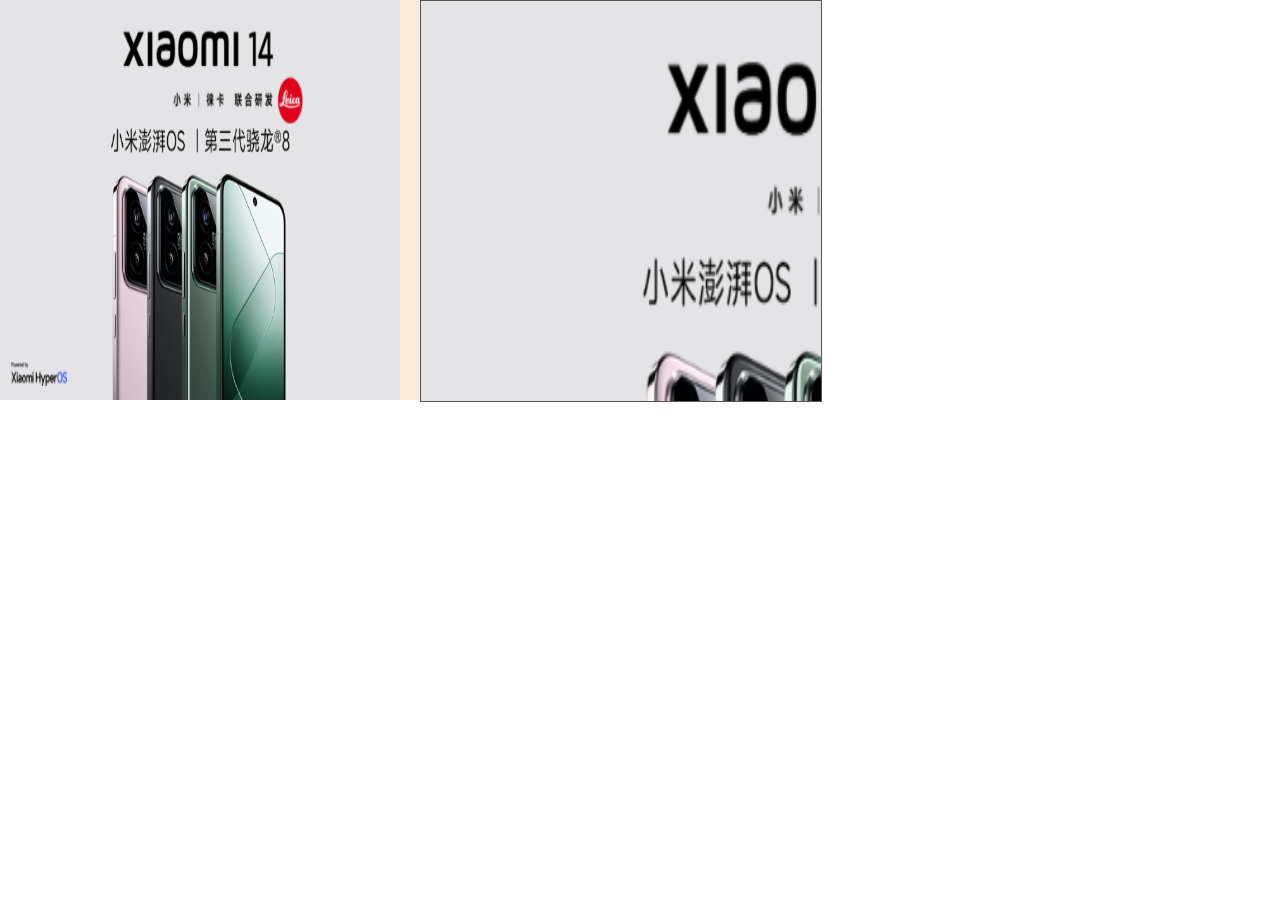
<file: mi/enlarge.html>
<!DOCTYPE html>
<html lang="zh-CN">
<head>
    <meta charset="UTF-8">
    <meta name="viewport" content="width=device-width, initial-scale=1.0">
    <title>Document</title>
    <style>
        *{
            padding: 0;
            margin: 0;
        }

        .box {
            /* margin-top: 1000px; */
            width: 510px;
            height: 400px;
            background-color: antiquewhite;
        }

        .middle {
            width: 400px;
            float: left;
        }

        .middle img {
            width: 100%;
            height: 400px;
        }

        li img {
            width: 100%;
            height: 100%;
        }

        .right {
            width: 75px;
            height: 400px;
            background-color: aqua;
            float: right;
            
        }

        .right ul {
            width: 75px;
            height: 400px;
            display: flex;
            flex-direction: column;
            justify-content: space-between;
        }

        .right li {
            width: 75px;
            height: 75px;
            background-color: red;
            list-style: none;
            box-sizing: border-box;
            
        }
        
        .active {
            border: 5px solid greenyellow;    
        }

        .big {
            width: 400px;
            height: 400px;
            display: none;
            position: absolute;
            background-color: #fff;
            /* position: relative; */
            left: 420px;
            overflow: hidden;
            border: 1px solid #000a;
        }

        .big img {
            width: 200%;
            height: 200%;
            position: absolute;
            left: 0;
            top: 0;
        
        }

        .black {
            width: 200px;
            height: 200px;
            background-color: #000a;

            display: none;
            position: absolute;
        }

    </style>
</head>
<body>
    <div class="box">
        <div class="middle">
            <img src="images/banner011.png" alt="">
            <div class="black"></div>
        </div>
        <div class="right">
            <ul>
                <li class="active"><img src="images/banner011.png">/li>
                <li><img src="images/banner012.jpg">/li>
                <li><img src="images/banner013.png">/li>
                <li><img src="images/banner小米酥妻.webp">/li>
                <li><img src="images/download.png"></li>
            </ul>
        </div>
        <div class="big"><img src="images/banner011.png" alt=""></div>
        
    </div>
    
    <script>
        const right = document.querySelector('.right')
        const middle = document.querySelector('.middle')

        right.addEventListener('mouseover',function(e) {

            if(e.target.tagName == 'IMG') {
                
                this.querySelector('.active').classList.remove('active')

                // 当前元素的父元素增加active

                e.target.parentNode.classList.add('active')

                document.querySelector('.middle img').src = e.target.src
                document.querySelector('.big img').src = e.target.src
            }
        })

        middle.addEventListener('mouseenter',show)
        middle.addEventListener('mouseleave',hide)

        const black = document.querySelector('.black')

        middle.addEventListener('mousemove',function(e) {
            black.style.display = 'block'
            // pageX 是在页面的x距离
            let x = e.pageX - middle.getBoundingClientRect().left;
            let y = e.pageY - document.documentElement.scrollTop - middle.getBoundingClientRect().top;

            if(x >= 0 && x <= 400 && y >= 0 && y <= 400) {

                let mx = 0,my = 0;

                if(x <= 100) mx = 0
                if(x > 100 && x < 300) mx = x - 100
                if(x >= 300) mx = 200

                if(y <= 100) my = 0
                if(y > 100 && y < 300) my = y - 100
                if(y >= 300) my = 200

                black.style.left =  mx + 'px';
                black.style.top = my + 'px';
                
                document.querySelector('.big img').style.left = -(x-100)*2 + 'px'
                document.querySelector('.big img').style.top = -(y-100)*2 + 'px'


            }
        })
        middle.addEventListener('mouseleave',function() {
            black.style.display = 'none'
        })

        const big = document.querySelector('.big')

        let timeId = 0
        function show() {
            clearInterval(timeId)
            big.style.display = 'block'
        }

        function hide() {
            timeId = setInterval(function() {
                big.style.display = 'none'
            },200)
        }
        
        big.addEventListener('mouseenter',show)
        big.addEventListener('mouseleave',hide)

        

    
    </script>
</body>
</html>
</file>
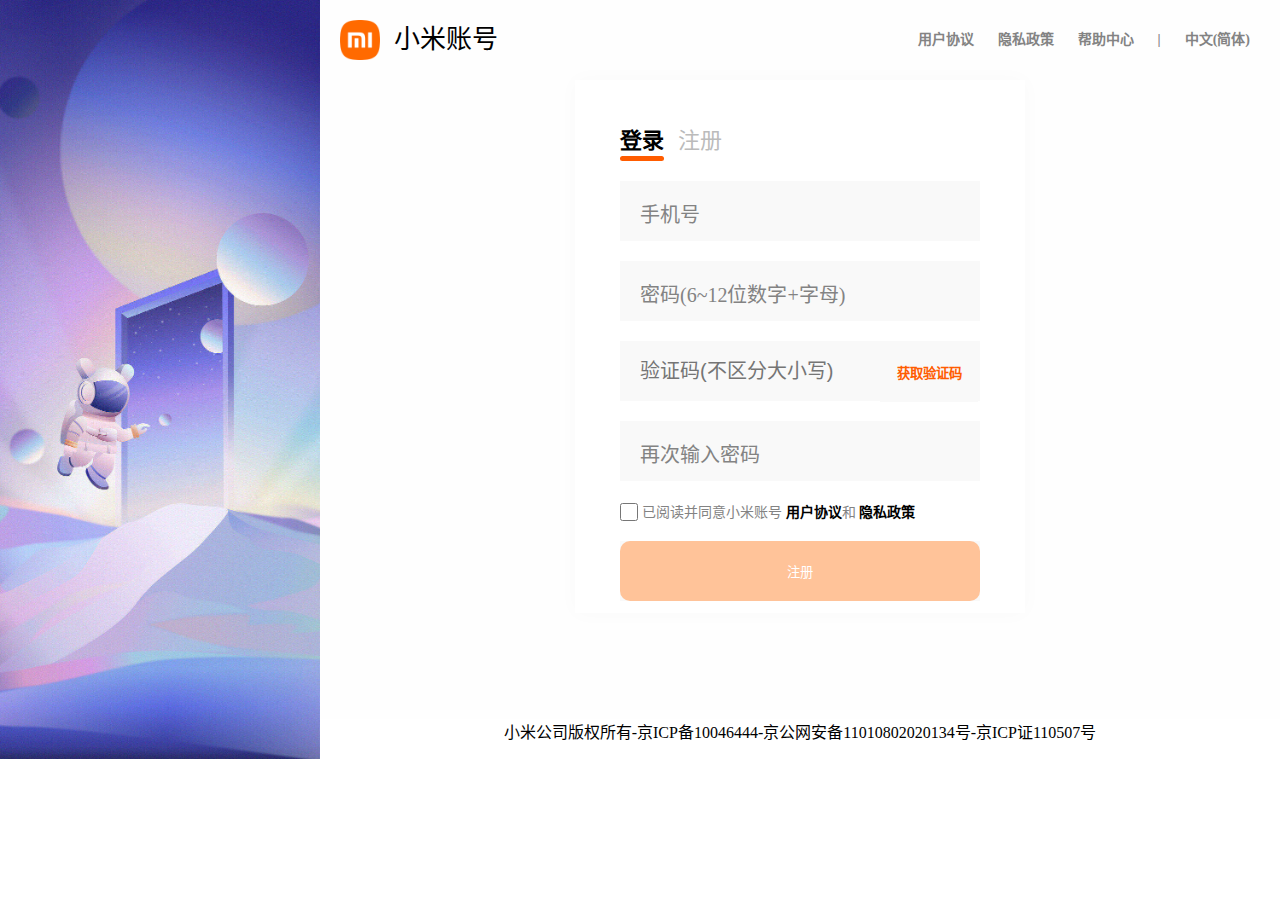
<file: mi/register.html>
<!DOCTYPE html>
<html lang="zh-CN">

<head>
    <meta charset="UTF-8">
    <meta name="viewport" content="width=device-width, initial-scale=1.0">
    <title>Document</title>
    <style>
        * {
            padding: 0;
            margin: 0;
        }

        a {
            text-decoration: none;
        }

        button {
            cursor: pointer;
        }

        input {
            transition: all .2s;
            box-sizing: border-box;
        }

        input:focus {
            border: 1px solid #ff5c00 !important;
            box-shadow: 0 0 3px #ff5c00;
        }

        .container {
            display: flex;
        }



        .left {
            background-image: url(images/register_banner.jpg);
            flex: 1;
            height: 759px;
            background-size: cover;
            float: left;
        }

        .left img {
            width: 100%;

        }

        .right {
            float: right;
            flex: 3;
        }

        .header {
            background-color: #fefefe;
            height: 80px;

            box-sizing: border-box;
            padding: 20px;


        }

        .header-logo {
            /* background-color: brown; */
            /* width: 150px; */
            float: left;
        }

        .header-logo img {
            height: 40px;
            width: 40px;
            margin-right: 10px;
            display: inline-block;
        }

        .header-logo h1 {
            display: inline-block;
            vertical-align: top;
            font-weight: 400;
            font-size: 26px;
            line-height: 40px;
        }

        .header-nav {
            float: right;
            height: 40px;
            /* background-color: yellowgreen; */
            color: #838383;
        }

        .header-nav a {
            color: #838383;
            transition: all .2s;
        }

        .header-nav a:hover {
            color: #ff5c00;
        }

        .header-nav ul li {
            font-weight: 600;
            display: inline-block;
            line-height: 40px;
            font-size: 14px;
            margin: 0 10px;
        }

        .banner {
            background-color: #fefefe;
            height: 639px;
            display: flex;
            justify-content: center;
        }

        .box {
            width: 450px;
            height: 533px;
            background-color: #ffffff;
            padding: 40px 45px;
            box-sizing: border-box;
            box-shadow: 0 0 20px #fafafa;
        }

        .box-child {
            width: 360px;
            height: 453px;
            background-color: #fff;
            display: flex;
            flex-direction: column;
            justify-content: space-between;
        }

        .box-child-nav {
            width: 360px;
            height: 41px;
            line-height: 41px;
            background-color: #fff;
            position: relative;
        }

        .box-child-nav .box-child-nav-list a {
            color: #BBBBBB;
            font-size: 22px;
            margin-right: 10px;
            transition: all .3s;
        }


        .box-child-nav-list .label {
            width: 44px;
            height: 5px;
            border-radius: 5px;
            background-color: #ff5c00;
            position: absolute;
            bottom: 0;
            left: 0;
            transition: all .3s;
        }

        a.nav {
            color: #000 !important;
            font-weight: 700;
        }

        .box-child-form {
            width: 360px;
            height: 396px;
            background-color: #fff;

        }

        .box-child-form div {
            width: 360px;
            height: 60px;
            background-color: #f9f9f9;
        }

        .box-child-form div>span {
            font-size: 12px;
        }

        #phone input,
        #password input,
        #confirm input {
            width: 360px;
            height: 60px;
            background-color: #f9f9f9;
            outline: none;
            border: none;
            font-size: 20px;
            text-indent: 1em;
            position: relative;
        }


        #phone label,
        #password label,
        #confirm label {
            position: absolute;
            top: 18px;
            left: 1em;
            font-size: 20px;
            transition: all .15s;
            color: #838383;
            pointer-events:none;
        }

        #code input {
            width: 256px;
            height: 60px;
            background-color: #f9f9f9;
            outline: none;
            border: none;
            font-size: 20px;
            text-indent: 1em;
        }

        #code .Send {
            width: 98px;
            height: 60px;
            outline: none;
            border: none;
            background-color: #f9f9f9;
            color: #ff5c00;
            font-weight: 700;
            transition: all .2s;
        }

        #code .Send:hover {
            color: #ff5c00cc;
        }


        #phone,
        #code,
        #confirm,
        #password {
            margin-top: 20px;
            position: relative;
        }

        #check {
            display: block;
            margin-top: 20px;
            position: relative;
        }

        #check input {
            width: 18px;
            height: 18px;
            vertical-align: text-top;
        }

        #check span {
            font-size: 14px;
            color: #838383;
        }

        #check a {
            color: #000000;
            font-weight: 600;
        }

        #submit {
            width: 360px;
            height: 60px;
            margin-top: 20px;
        }

        #submit button {
            width: 360px;
            height: 60px;
            color: #fff;
            border: none;
            border-radius: 10px;
            transition: all .3s;
        }

        .mistake {
            background-color: #fcf2f3 !important;
        }

        .active {
            background-color: #ff6900;
            cursor: pointer;

        }

        .cuoWu {
            color: red !important;
        }

        .negative {
            background-color: #ffc399;
            cursor: auto;
        }

        .footer {
            /* 759-80-639 = 40px */
            height: 40px;
        }
    </style>
</head>

<body>
    <div class="container">
        <!-- 分为左右两个部分 -->
        <div class="left">
            <!-- 左边部分只有一张图片,对这张图片使用cover使它平铺 -->
        </div>
        <div class="right">
            <!-- 右边是由三个部分组成 -->
            <!-- 分别是header,banner,footer -->
            <div class="header">
                <!-- 左边是title logo+标题 -->
                <div class="header-logo">
                    <img src="images/logo-mi2.png">
                    <h1>小米账号</h1>
                </div>

                <div class="header-nav">
                    <ul>
                        <a href="">
                            <li>用户协议</li>
                        </a>
                        <a href="">
                            <li>隐私政策</li>
                        </a>
                        <a href="">
                            <li>帮助中心</li>
                        </a>
                        <li>|</li>
                        <a href="">
                            <li>中文(简体)</li>
                        </a>
                    </ul>
                </div>
            </div>
            <div class="banner">
                <div class="box">
                    <div class="box-child">
                        <form action="">
                        <div class="box-child-nav">
                            <div class="box-child-nav-list">
                                <a href="#" class="nav">登录</a>
                                <a href="#">注册</a>
                                <div class="label"></div>
                            </div>
                        </div>
                        <div class="box-child-form">
                            <div id="phone">
                                <input type="text" name="phone">
                                <label>手机号</label>
                                <span></span>
                            </div>
                            <div id="password">
                                <input type="password"  name="password">
                                <label>密码(6~12位数字+字母)</label>
                                <span></span>
                            </div>
                            <div id="code">
                                <input type="text" placeholder="验证码(不区分大小写)" name="code">
                                <button class="Send">获取验证码</button>
                                <span></span>
                            </div>
                            <div id="confirm">
                                <input type="text" name="confirm">
                                <label>再次输入密码</label>
                                <span></span>
                            </div>
                            <span id="check">
                                <input type="checkbox" name="check">
                                <label></label>
                                <span>已阅读并同意小米账号 <a href="">用户协议</a>和 <a href="">隐私政策</a></span>
                            </span>
                            <div id="submit">
                                <button class="negative" type="button">注册</button>
                            </div>
                        </div>
                        </form>
                    </div>
                </div>
            </div>
            <div class="footer" style="text-align: center;">
                小米公司版权所有-京ICP备10046444-京公网安备11010802020134号-京ICP证110507号
            </div>
        </div>
    </div>



    <script>
        // 基础变量的声明与获取
        const phone = document.querySelector('#phone input')
        const pass = document.querySelector('#password input')
        const code = document.querySelector('#code input')
        const confirm = document.querySelector('#confirm input')
        let phoneTip = false;
        let passTip = false;
        let confirmTip = false;
        const btn = document.querySelector('#submit button')
        btn.disabled = true
        
        const check = document.querySelector('#check input')
        const f = document.querySelector('form')

        // 三个判断 判断参数是否正确
        function phoneJudge() {
            const reg = /^1\d{10}$/
            const value = phone.value;
            const span = phone.nextElementSibling.nextElementSibling

            // 输入满足条件
            if (reg.test(value)) {
                span.innerHTML = ''
                phoneTip = true
            } else if (value == '') {
                span.innerHTML = '请输入手机号码'
                phoneTip = false
            } else {
                span.innerHTML = '手机号码格式错误'
                phoneTip = false
            }
            if (!phoneTip) {
                phone.classList.add('mistake')
                span.style.color = 'red'
            }
            else phone.classList.remove('mistake')

            if(!phoneTip)  {
                phone.nextElementSibling.classList.add('cuoWu');
            } else if(phoneTip) {
                phone.nextElementSibling.classList.remove('cuoWu');
            }
            
            judge()
        }
        
        function passJudge() {
            
            const reg = /^(?=.*\d)(?=.*[a-zA-Z])[\w\d]{6,12}$/g
            const value = pass.value;
            const span = pass.nextElementSibling.nextElementSibling

            if (reg.test(value)) {
                span.innerHTML = ''
                passTip = true;
            } else if (value == '') {
                span.innerHTML = '请输入您设置的密码'
                passTip = false;
            } else {
                span.innerHTML = '密码格式错误(6~12位数字+字母)'
                passTip = false;
            }
            if (!passTip) {
                pass.classList.add('mistake')
                span.style.color = 'red'
            }
            else pass.classList.remove('mistake')


            if(!passTip)  {
                pass.nextElementSibling.classList.add('cuoWu');
            } else if(passTip) {
                pass.nextElementSibling.classList.remove('cuoWu');
            }

            confirmJudge()
            judge()
        }
        
        function confirmJudge() {

            const value = confirm.value;
            const span = confirm.nextElementSibling.nextElementSibling

            if (value != pass.value) {
                span.innerHTML = '两次输入的密码不一样'
                confirmTip = false;
            } else if (value == '') {
                span.innerHTML = '请重复您的密码'
                confirmTip = false;
            } else if (value == pass.value) {
                span.innerHTML = ''
                confirmTip = true;
            }
            if (!confirmTip) {
                confirm.classList.add('mistake')
                span.style.color = 'red'
            }
            else confirm.classList.remove('mistake')
            
            if(!confirm)  {
                confirm.nextElementSibling.classList.add('cuoWu');
            } else if(confirm) {
                confirm.nextElementSibling.classList.remove('cuoWu');
            }
            
            judge()
        }
        
        // 这个是判断是否可以提交
        function judge() {
            if (phoneTip && passTip && confirmTip) {
                btn.disabled = false
                btn.className = 'active'
                console.log('qiehuan')
            } else {
                btn.className = 'negative'
            }
        }
        // 给三个需要输入的给予事件监听
        phone.addEventListener('input', phoneJudge)
        pass.addEventListener('input', passJudge)
        confirm.addEventListener('input', confirmJudge)

        // 这些事实现input中字的变化
        phone.addEventListener('focus',function() {
            const p = phone.nextElementSibling
            p.style.top = '1px'
            p.style.fontSize = '15px'
            p.style.left = '20px'
        })
        phone.addEventListener('blur',function() {
            const p = phone.nextElementSibling
            
            if(phone.value == '') {
                p.style.top = '18px'
                p.style.fontSize = '20px'
                p.style.left = '20px'
            }
        })
        pass.addEventListener('focus',function() {
            const p = pass.nextElementSibling
            p.style.top = '1px'
            p.style.fontSize = '15px'
            p.style.left = '20px'
            p.innerHTML = '密码'
        })
        pass.addEventListener('blur',function() {
            const p = pass.nextElementSibling
            
            if(pass.value == '') {
                p.style.top = '18px'
                p.style.fontSize = '20px'
                p.style.left = '20px'
                p.innerHTML = '密码(6~12位数字+字母)'
            }
        })
        confirm.addEventListener('focus',function() {
            const p = confirm.nextElementSibling
            p.style.top = '1px'
            p.style.fontSize = '15px'
            p.style.left = '20px'
            p.innerHTML = '重复密码'
        })
        confirm.addEventListener('blur',function() {
            const p = confirm.nextElementSibling
            
            if(confirm.value == '') {
                p.style.top = '18px'
                p.style.fontSize = '20px'
                p.style.left = '20px'
                p.innerHTML = '重复密码'
            }
        })




        // 提交按钮的 事件
        
        btn.addEventListener('click', function () {
            if (check.checked == false) {
                if (window.confirm('请勾选用户协议(点击确定将勾选并注册)'))
                    check.checked = true
            }
            else if (check.checked == true) {
                alert(`
                    注册信息:
                    手机号:${phone.value}
                    密码:${pass.value}
                    验证码:${code.value}
                `)
                if(window.confirm('确认是否注册'))
                f.submit()
            }  
        })

        const nav1 = document.querySelector('.box-child-nav-list a:nth-child(1)')
        const nav2 = document.querySelector('.box-child-nav-list a:nth-child(2)')
        const line = document.querySelector('.label')

        // 两个导航栏的切换
        nav1.addEventListener('click', function () {
            document.querySelector('.nav').classList.remove('nav')
            this.classList.add('nav')
            line.style.left = '0'
        })
        nav2.addEventListener('click', function () {
            document.querySelector('.nav').classList.remove('nav')
            this.classList.add('nav')
            line.style.left = '58px'

        }) 
        
        // 左边的图像进行消失 , 当界面小于984px时
        const left = document.querySelector('.left')
        window.addEventListener('resize', function() {
            console.log(window.innerWidth)
            if(window.innerWidth <= 984) {
                console.log('123')
                left.style.flex = 0
            } else {
                left.style.flex = 1
            }
        })
    </script>
</body>
</html>
</file>
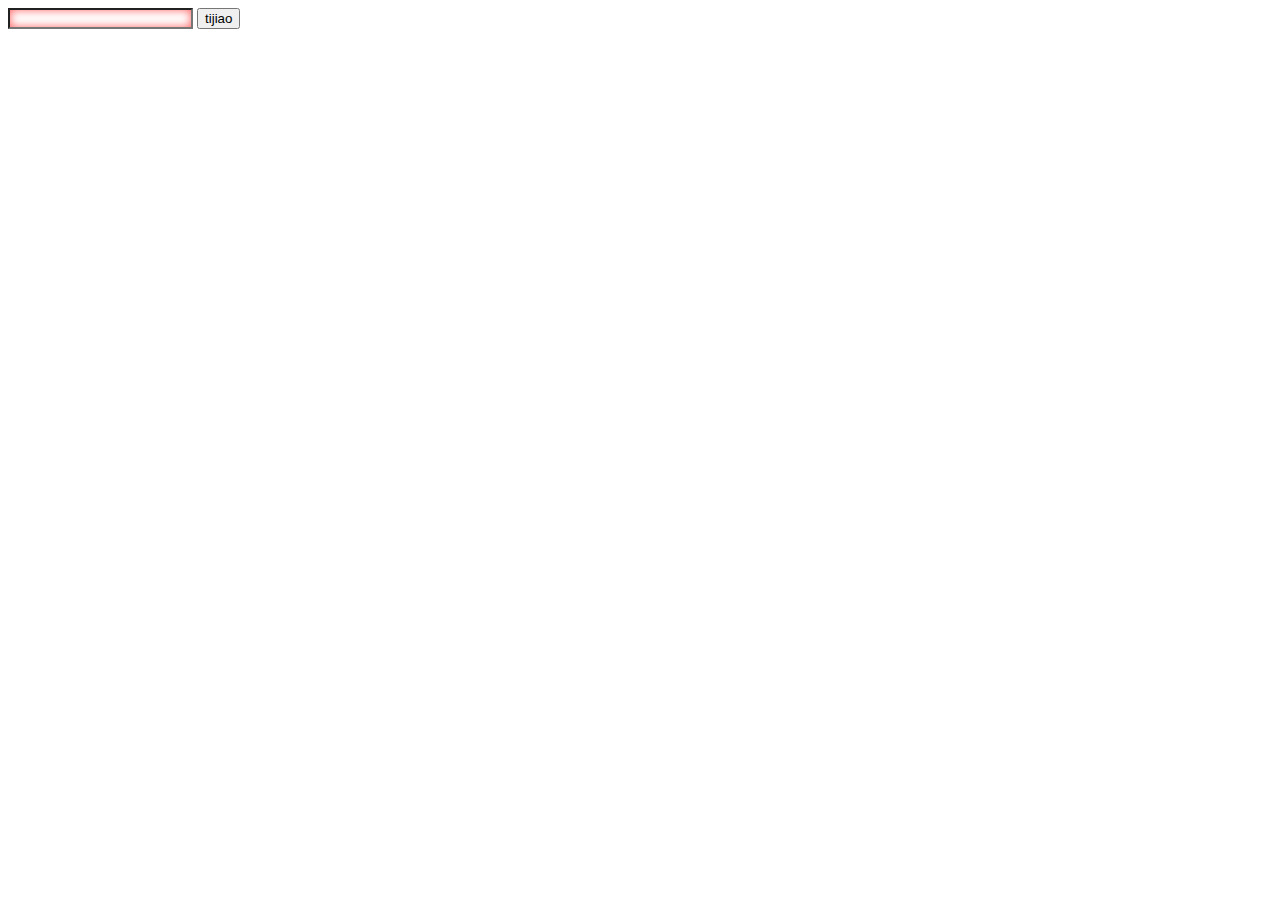
<file: mi/测试.html>
<!DOCTYPE html>
<html lang="en">
<head>
    <meta charset="UTF-8">
    <meta name="viewport" content="width=device-width, initial-scale=1.0">
    <title>Document</title>

    <style>
        .aa {
            box-shadow: 0px 0px  10px rgb(255, 97, 97) inset;
        }
    </style>

    
</head>
<body>
    <form action="">

    <input type="password" class="aa" name="name">
    <button type="submit">tijiao</button>

    </form>
    
    <script>
        const i = document.querySelector('input')
        i.addEventListener('focus',function() {
            
        })
    </script>
</body>
</html>
</file>
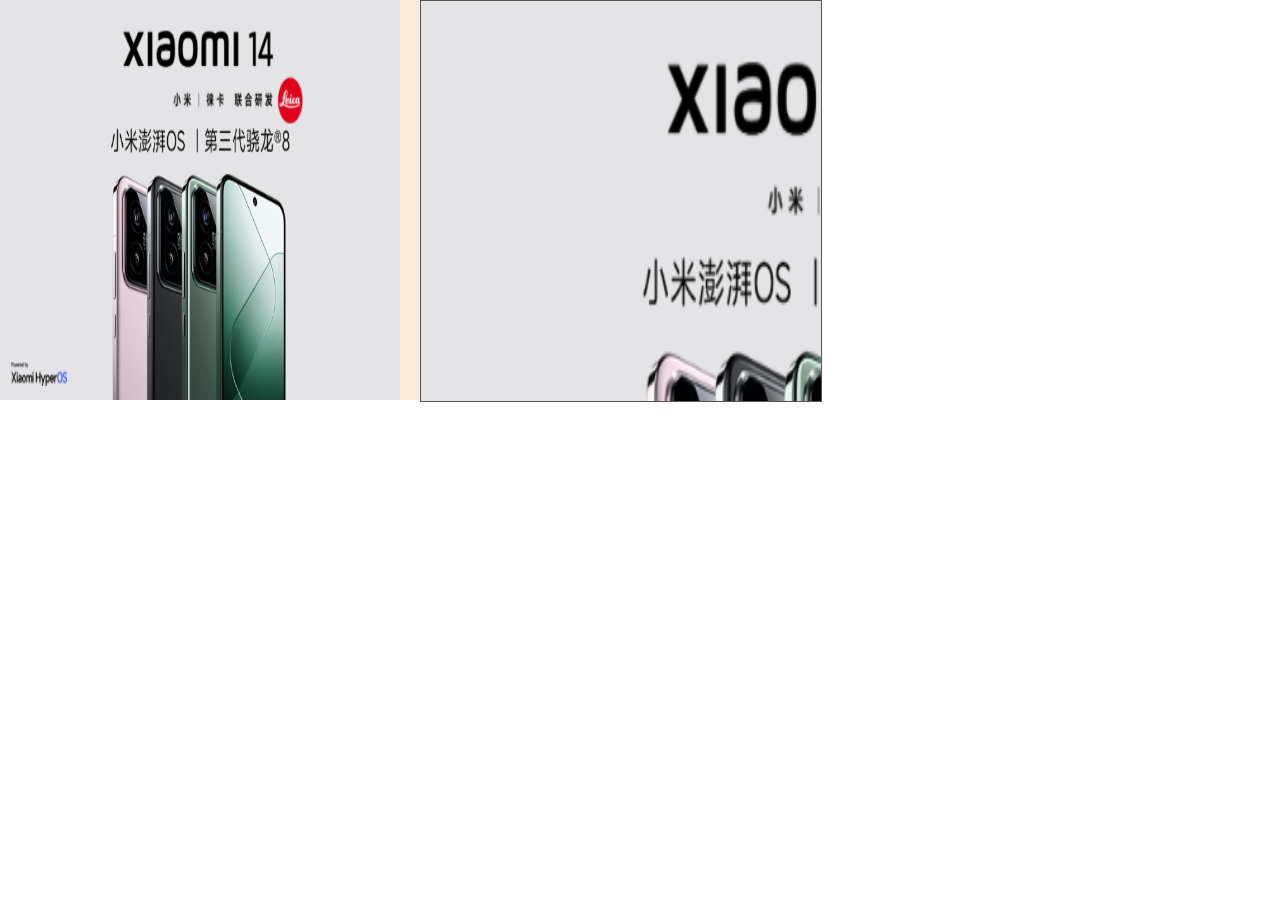
<file: xiaomi/enlarge.html>
<!DOCTYPE html>
<html lang="zh-CN">
<head>
    <meta charset="UTF-8">
    <meta name="viewport" content="width=device-width, initial-scale=1.0">
    <title>Document</title>
    <style>
        *{
            padding: 0;
            margin: 0;
        }

        .box {
            /* margin-top: 1000px; */
            width: 510px;
            height: 400px;
            background-color: antiquewhite;
        }

        .middle {
            width: 400px;
            float: left;
        }

        .middle img {
            width: 100%;
            height: 400px;
        }

        li img {
            width: 100%;
            height: 100%;
        }

        .right {
            width: 75px;
            height: 400px;
            background-color: aqua;
            float: right;
            
        }

        .right ul {
            width: 75px;
            height: 400px;
            display: flex;
            flex-direction: column;
            justify-content: space-between;
        }

        .right li {
            width: 75px;
            height: 75px;
            background-color: red;
            list-style: none;
            box-sizing: border-box;
            
        }
        
        .active {
            border: 5px solid greenyellow;    
        }

        .big {
            width: 400px;
            height: 400px;
            display: none;
            position: absolute;
            background-color: #fff;
            /* position: relative; */
            left: 420px;
            overflow: hidden;
            border: 1px solid #000a;
        }

        .big img {
            width: 200%;
            height: 200%;
            position: absolute;
            left: 0;
            top: 0;
        
        }

        .black {
            width: 200px;
            height: 200px;
            background-color: #000a;

            display: none;
            position: absolute;
        }

    </style>
</head>
<body>
    <div class="box">
        <div class="middle">
            <img src="images/banner011.png" alt="">
            <div class="black"></div>
        </div>
        <div class="right">
            <ul>
                <li class="active"><img src="images/banner011.png">/li>
                <li><img src="images/banner012.jpg">/li>
                <li><img src="images/banner013.png">/li>
                <li><img src="images/banner小米酥妻.webp">/li>
                <li><img src="images/download.png"></li>
            </ul>
        </div>
        <div class="big"><img src="images/banner011.png" alt=""></div>
        
    </div>
    
    <script>
        const right = document.querySelector('.right')
        const middle = document.querySelector('.middle')

        right.addEventListener('mouseover',function(e) {

            if(e.target.tagName == 'IMG') {
                
                this.querySelector('.active').classList.remove('active')

                // 当前元素的父元素增加active

                e.target.parentNode.classList.add('active')

                document.querySelector('.middle img').src = e.target.src
                document.querySelector('.big img').src = e.target.src
            }
        })

        middle.addEventListener('mouseenter',show)
        middle.addEventListener('mouseleave',hide)

        const black = document.querySelector('.black')

        middle.addEventListener('mousemove',function(e) {
            black.style.display = 'block'
            // pageX 是在页面的x距离
            let x = e.pageX - middle.getBoundingClientRect().left;
            let y = e.pageY - document.documentElement.scrollTop - middle.getBoundingClientRect().top;

            if(x >= 0 && x <= 400 && y >= 0 && y <= 400) {

                let mx = 0,my = 0;

                if(x <= 100) mx = 0
                if(x > 100 && x < 300) mx = x - 100
                if(x >= 300) mx = 200

                if(y <= 100) my = 0
                if(y > 100 && y < 300) my = y - 100
                if(y >= 300) my = 200

                black.style.left =  mx + 'px';
                black.style.top = my + 'px';
                
                document.querySelector('.big img').style.left = -(x-100)*2 + 'px'
                document.querySelector('.big img').style.top = -(y-100)*2 + 'px'


            }
        })
        middle.addEventListener('mouseleave',function() {
            black.style.display = 'none'
        })

        const big = document.querySelector('.big')

        let timeId = 0
        function show() {
            clearInterval(timeId)
            big.style.display = 'block'
        }

        function hide() {
            timeId = setInterval(function() {
                big.style.display = 'none'
            },200)
        }
        
        big.addEventListener('mouseenter',show)
        big.addEventListener('mouseleave',hide)

        

    
    </script>
</body>
</html>
</file>
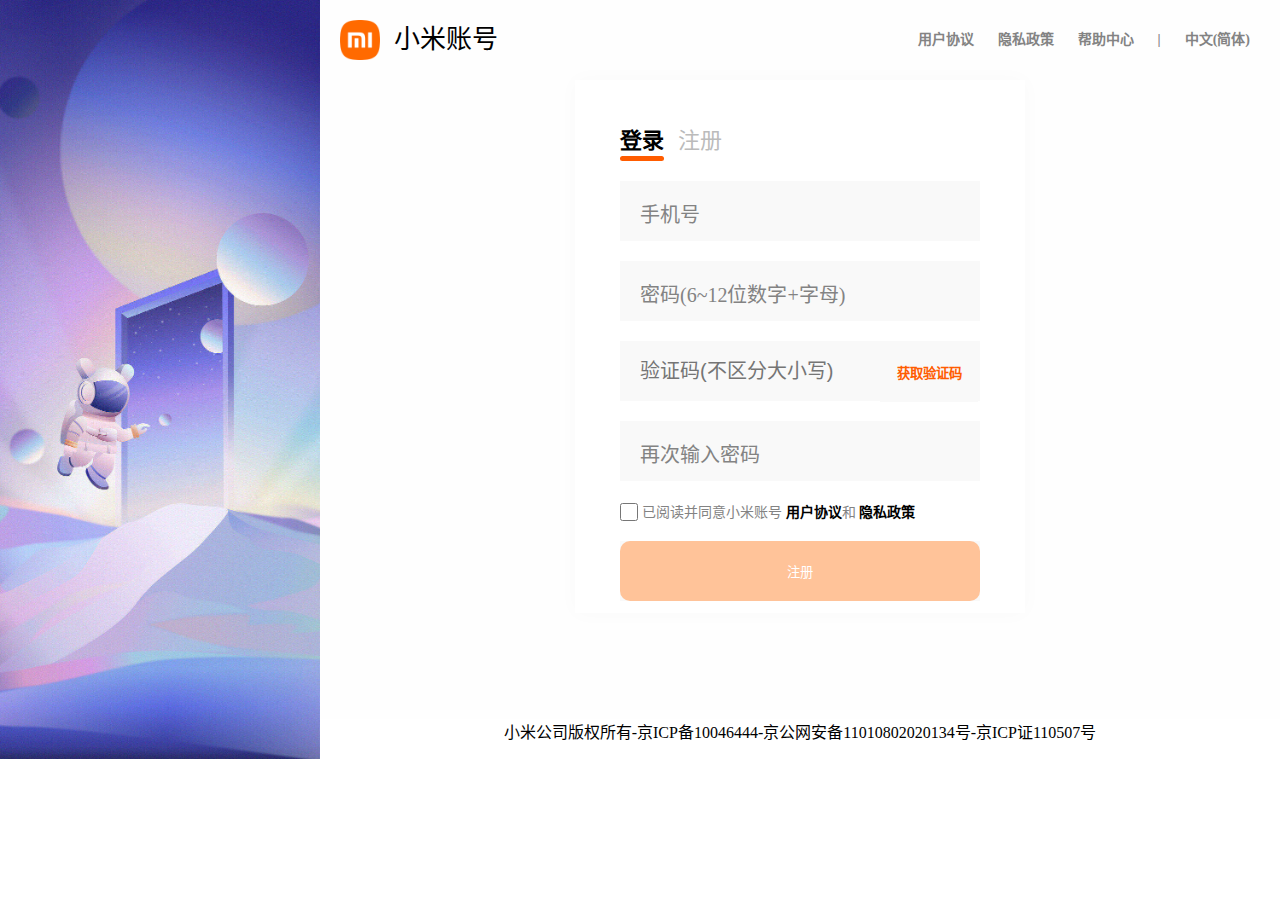
<file: xiaomi/register.html>
<!DOCTYPE html>
<html lang="zh-CN">

<head>
    <meta charset="UTF-8">
    <meta name="viewport" content="width=device-width, initial-scale=1.0">
    <title>Document</title>
    <style>
        * {
            padding: 0;
            margin: 0;
        }

        a {
            text-decoration: none;
        }

        button {
            cursor: pointer;
        }

        input {
            transition: all .2s;
            box-sizing: border-box;
        }

        input:focus {
            border: 1px solid #ff5c00 !important;
            box-shadow: 0 0 3px #ff5c00;
        }

        .container {
            display: flex;
        }



        .left {
            background-image: url(images/register_banner.jpg);
            flex: 1;
            height: 759px;
            background-size: cover;
            float: left;
        }

        .left img {
            width: 100%;

        }

        .right {
            float: right;
            flex: 3;
        }

        .header {
            background-color: #fefefe;
            height: 80px;

            box-sizing: border-box;
            padding: 20px;


        }

        .header-logo {
            /* background-color: brown; */
            /* width: 150px; */
            float: left;
        }

        .header-logo img {
            height: 40px;
            width: 40px;
            margin-right: 10px;
            display: inline-block;
        }

        .header-logo h1 {
            display: inline-block;
            vertical-align: top;
            font-weight: 400;
            font-size: 26px;
            line-height: 40px;
        }

        .header-nav {
            float: right;
            height: 40px;
            /* background-color: yellowgreen; */
            color: #838383;
        }

        .header-nav a {
            color: #838383;
            transition: all .2s;
        }

        .header-nav a:hover {
            color: #ff5c00;
        }

        .header-nav ul li {
            font-weight: 600;
            display: inline-block;
            line-height: 40px;
            font-size: 14px;
            margin: 0 10px;
        }

        .banner {
            background-color: #fefefe;
            height: 639px;
            display: flex;
            justify-content: center;
        }

        .box {
            width: 450px;
            height: 533px;
            background-color: #ffffff;
            padding: 40px 45px;
            box-sizing: border-box;
            box-shadow: 0 0 20px #fafafa;
        }

        .box-child {
            width: 360px;
            height: 453px;
            background-color: #fff;
            display: flex;
            flex-direction: column;
            justify-content: space-between;
        }

        .box-child-nav {
            width: 360px;
            height: 41px;
            line-height: 41px;
            background-color: #fff;
            position: relative;
        }

        .box-child-nav .box-child-nav-list a {
            color: #BBBBBB;
            font-size: 22px;
            margin-right: 10px;
            transition: all .3s;
        }


        .box-child-nav-list .label {
            width: 44px;
            height: 5px;
            border-radius: 5px;
            background-color: #ff5c00;
            position: absolute;
            bottom: 0;
            left: 0;
            transition: all .3s;
        }

        a.nav {
            color: #000 !important;
            font-weight: 700;
        }

        .box-child-form {
            width: 360px;
            height: 396px;
            background-color: #fff;

        }

        .box-child-form div {
            width: 360px;
            height: 60px;
            background-color: #f9f9f9;
        }

        .box-child-form div>span {
            font-size: 12px;
        }

        #phone input,
        #password input,
        #confirm input {
            width: 360px;
            height: 60px;
            background-color: #f9f9f9;
            outline: none;
            border: none;
            font-size: 20px;
            text-indent: 1em;
            position: relative;
        }


        #phone label,
        #password label,
        #confirm label {
            position: absolute;
            top: 18px;
            left: 1em;
            font-size: 20px;
            transition: all .15s;
            color: #838383;
            pointer-events:none;
        }

        #code input {
            width: 256px;
            height: 60px;
            background-color: #f9f9f9;
            outline: none;
            border: none;
            font-size: 20px;
            text-indent: 1em;
        }

        #code .Send {
            width: 98px;
            height: 60px;
            outline: none;
            border: none;
            background-color: #f9f9f9;
            color: #ff5c00;
            font-weight: 700;
            transition: all .2s;
        }

        #code .Send:hover {
            color: #ff5c00cc;
        }


        #phone,
        #code,
        #confirm,
        #password {
            margin-top: 20px;
            position: relative;
        }

        #check {
            display: block;
            margin-top: 20px;
            position: relative;
        }

        #check input {
            width: 18px;
            height: 18px;
            vertical-align: text-top;
        }

        #check span {
            font-size: 14px;
            color: #838383;
        }

        #check a {
            color: #000000;
            font-weight: 600;
        }

        #submit {
            width: 360px;
            height: 60px;
            margin-top: 20px;
        }

        #submit button {
            width: 360px;
            height: 60px;
            color: #fff;
            border: none;
            border-radius: 10px;
            transition: all .3s;
        }

        .mistake {
            background-color: #fcf2f3 !important;
        }

        .active {
            background-color: #ff6900;
            cursor: pointer;

        }

        .cuoWu {
            color: red !important;
        }

        .negative {
            background-color: #ffc399;
            cursor: auto;
        }

        .footer {
            /* 759-80-639 = 40px */
            height: 40px;
        }
    </style>
</head>
<!-- 修改 -->
<body>
    <div class="container">
        <!-- 分为左右两个部分 -->
        <div class="left">
            <!-- 左边部分只有一张图片,对这张图片使用cover使它平铺 -->
        </div>
        <div class="right">
            <!-- 右边是由三个部分组成 -->
            <!-- 分别是header,banner,footer -->
            <div class="header">
                <!-- 左边是title logo+标题 -->
                <div class="header-logo">
                    <img src="images/logo-mi2.png">
                    <h1>小米账号</h1>
                </div>

                <div class="header-nav">
                    <ul>
                        <a href="">
                            <li>用户协议</li>
                        </a>
                        <a href="">
                            <li>隐私政策</li>
                        </a>
                        <a href="">
                            <li>帮助中心</li>
                        </a>
                        <li>|</li>
                        <a href="">
                            <li>中文(简体)</li>
                        </a>
                    </ul>
                </div>
            </div>
            <div class="banner">
                <div class="box">
                    <div class="box-child">
                        <form action="">
                        <div class="box-child-nav">
                            <div class="box-child-nav-list">
                                <a href="#" class="nav">登录</a>
                                <a href="#">注册</a>
                                <div class="label"></div>
                            </div>
                        </div>
                        <div class="box-child-form">
                            <div id="phone">
                                <input type="text" name="phone">
                                <label>手机号</label>
                                <span></span>
                            </div>
                            <div id="password">
                                <input type="password"  name="password">
                                <label>密码(6~12位数字+字母)</label>
                                <span></span>
                            </div>
                            <div id="code">
                                <input type="text" placeholder="验证码(不区分大小写)" name="code">
                                <button class="Send">获取验证码</button>
                                <span></span>
                            </div>
                            <div id="confirm">
                                <input type="text" name="confirm">
                                <label>再次输入密码</label>
                                <span></span>
                            </div>
                            <span id="check">
                                <input type="checkbox" name="check">
                                <label></label>
                                <span>已阅读并同意小米账号 <a href="">用户协议</a>和 <a href="">隐私政策</a></span>
                            </span>
                            <div id="submit">
                                <button class="negative" type="button">注册</button>
                            </div>
                        </div>
                        </form>
                    </div>
                </div>
            </div>
            <div class="footer" style="text-align: center;">
                小米公司版权所有-京ICP备10046444-京公网安备11010802020134号-京ICP证110507号
            </div>
        </div>
    </div>



    <script>
        // 基础变量的声明与获取
        const phone = document.querySelector('#phone input')
        const pass = document.querySelector('#password input')
        const code = document.querySelector('#code input')
        const confirm = document.querySelector('#confirm input')
        let phoneTip = false;
        let passTip = false;
        let confirmTip = false;
        const btn = document.querySelector('#submit button')
        btn.disabled = true
        
        const check = document.querySelector('#check input')
        const f = document.querySelector('form')

        // 三个判断 判断参数是否正确
        function phoneJudge() {
            const reg = /^1\d{10}$/
            const value = phone.value;
            const span = phone.nextElementSibling.nextElementSibling

            // 输入满足条件
            if (reg.test(value)) {
                span.innerHTML = ''
                phoneTip = true
            } else if (value == '') {
                span.innerHTML = '请输入手机号码'
                phoneTip = false
            } else {
                span.innerHTML = '手机号码格式错误'
                phoneTip = false
            }
            if (!phoneTip) {
                phone.classList.add('mistake')
                span.style.color = 'red'
            }
            else phone.classList.remove('mistake')

            if(!phoneTip)  {
                phone.nextElementSibling.classList.add('cuoWu');
            } else if(phoneTip) {
                phone.nextElementSibling.classList.remove('cuoWu');
            }
            
            judge()
        }
        
        function passJudge() {
            
            const reg = /^(?=.*\d)(?=.*[a-zA-Z])[\w\d]{6,12}$/g
            const value = pass.value;
            const span = pass.nextElementSibling.nextElementSibling

            if (reg.test(value)) {
                span.innerHTML = ''
                passTip = true;
            } else if (value == '') {
                span.innerHTML = '请输入您设置的密码'
                passTip = false;
            } else {
                span.innerHTML = '密码格式错误(6~12位数字+字母)'
                passTip = false;
            }
            if (!passTip) {
                pass.classList.add('mistake')
                span.style.color = 'red'
            }
            else pass.classList.remove('mistake')


            if(!passTip)  {
                pass.nextElementSibling.classList.add('cuoWu');
            } else if(passTip) {
                pass.nextElementSibling.classList.remove('cuoWu');
            }

            confirmJudge()
            judge()
        }
        
        function confirmJudge() {

            const value = confirm.value;
            const span = confirm.nextElementSibling.nextElementSibling

            if (value != pass.value) {
                span.innerHTML = '两次输入的密码不一样'
                confirmTip = false;
            } else if (value == '') {
                span.innerHTML = '请重复您的密码'
                confirmTip = false;
            } else if (value == pass.value) {
                span.innerHTML = ''
                confirmTip = true;
            }
            if (!confirmTip) {
                confirm.classList.add('mistake')
                span.style.color = 'red'
            }
            else confirm.classList.remove('mistake')
            
            if(!confirm)  {
                confirm.nextElementSibling.classList.add('cuoWu');
            } else if(confirm) {
                confirm.nextElementSibling.classList.remove('cuoWu');
            }
            
            judge()
        }
        
        // 这个是判断是否可以提交
        function judge() {
            if (phoneTip && passTip && confirmTip) {
                btn.disabled = false
                btn.className = 'active'
                console.log('qiehuan')
            } else {
                btn.className = 'negative'
            }
        }
        // 给三个需要输入的给予事件监听
        phone.addEventListener('input', phoneJudge)
        pass.addEventListener('input', passJudge)
        confirm.addEventListener('input', confirmJudge)

        // 这些事实现input中字的变化
        phone.addEventListener('focus',function() {
            const p = phone.nextElementSibling
            p.style.top = '1px'
            p.style.fontSize = '15px'
            p.style.left = '20px'
        })
        phone.addEventListener('blur',function() {
            const p = phone.nextElementSibling
            
            if(phone.value == '') {
                p.style.top = '18px'
                p.style.fontSize = '20px'
                p.style.left = '20px'
            }
        })
        pass.addEventListener('focus',function() {
            const p = pass.nextElementSibling
            p.style.top = '1px'
            p.style.fontSize = '15px'
            p.style.left = '20px'
            p.innerHTML = '密码'
        })
        pass.addEventListener('blur',function() {
            const p = pass.nextElementSibling
            
            if(pass.value == '') {
                p.style.top = '18px'
                p.style.fontSize = '20px'
                p.style.left = '20px'
                p.innerHTML = '密码(6~12位数字+字母)'
            }
        })
        confirm.addEventListener('focus',function() {
            const p = confirm.nextElementSibling
            p.style.top = '1px'
            p.style.fontSize = '15px'
            p.style.left = '20px'
            p.innerHTML = '重复密码'
        })
        confirm.addEventListener('blur',function() {
            const p = confirm.nextElementSibling
            
            if(confirm.value == '') {
                p.style.top = '18px'
                p.style.fontSize = '20px'
                p.style.left = '20px'
                p.innerHTML = '重复密码'
            }
        })




        // 提交按钮的 事件
        
        btn.addEventListener('click', function () {
            if (check.checked == false) {
                if (window.confirm('请勾选用户协议(点击确定将勾选并注册)'))
                    check.checked = true
            }
            else if (check.checked == true) {
                alert(`
                    注册信息:
                    手机号:${phone.value}
                    密码:${pass.value}
                    验证码:${code.value}
                `)
                if(window.confirm('确认是否注册'))
                f.submit()
            }  
        })

        const nav1 = document.querySelector('.box-child-nav-list a:nth-child(1)')
        const nav2 = document.querySelector('.box-child-nav-list a:nth-child(2)')
        const line = document.querySelector('.label')

        // 两个导航栏的切换
        nav1.addEventListener('click', function () {
            document.querySelector('.nav').classList.remove('nav')
            this.classList.add('nav')
            line.style.left = '0'
        })
        nav2.addEventListener('click', function () {
            document.querySelector('.nav').classList.remove('nav')
            this.classList.add('nav')
            line.style.left = '58px'

        }) 
        
        // 左边的图像进行消失 , 当界面小于984px时
        const left = document.querySelector('.left')
        window.addEventListener('resize', function() {
            console.log(window.innerWidth)
            if(window.innerWidth <= 984) {
                console.log('123')
                left.style.flex = 0
            } else {
                left.style.flex = 1
            }
        })
    </script>
</body>
</html>
</file>
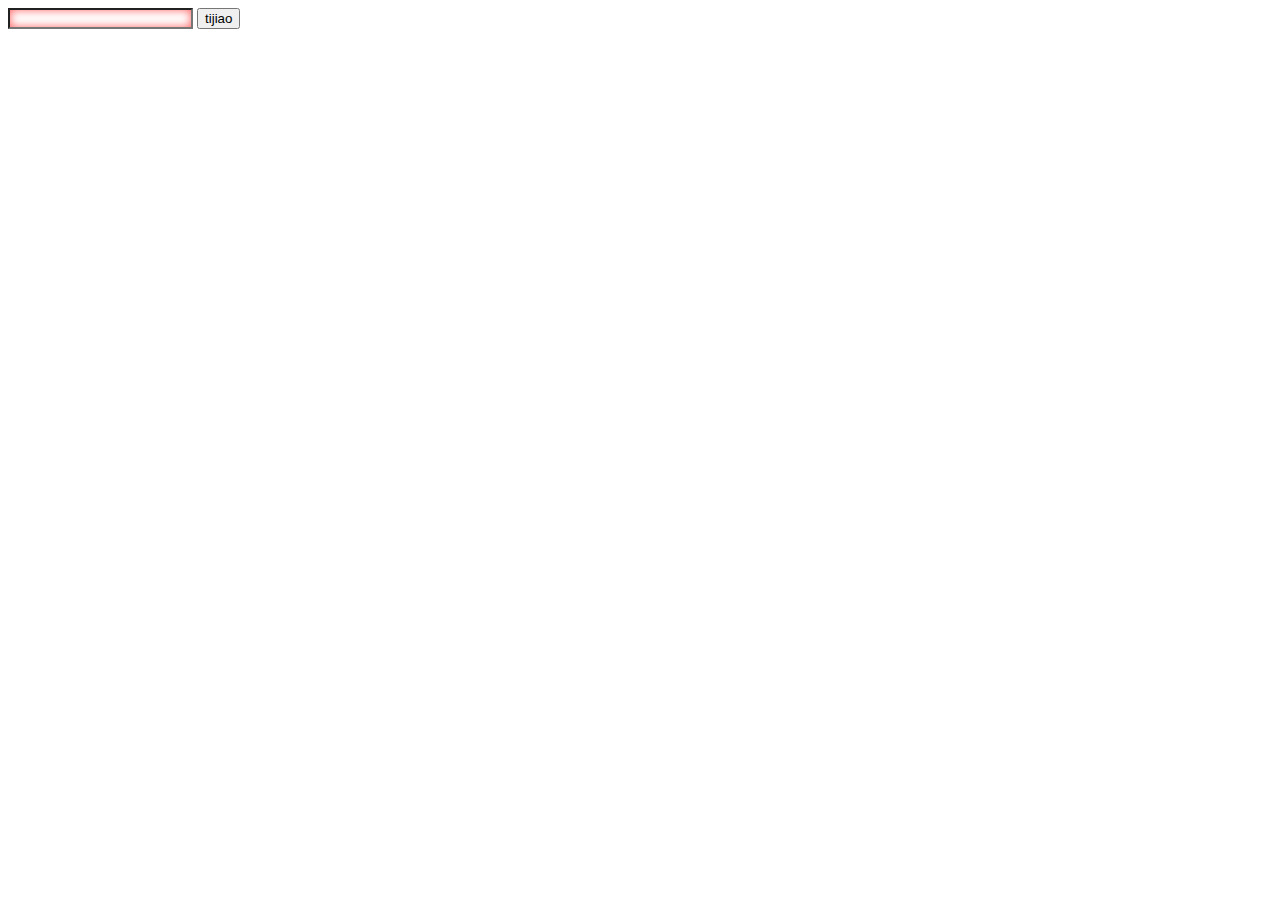
<file: xiaomi/测试.html>
<!DOCTYPE html>
<html lang="en">
<head>
    <meta charset="UTF-8">
    <meta name="viewport" content="width=device-width, initial-scale=1.0">
    <title>Document</title>

    <style>
        .aa {
            box-shadow: 0px 0px  10px rgb(255, 97, 97) inset;
        }
    </style>

    
</head>
<body>
    <form action="">

    <input type="password" class="aa" name="name">
    <button type="submit">tijiao</button>

    </form>
    
    <script>
        const i = document.querySelector('input')
        i.addEventListener('focus',function() {
            
        })
    </script>
</body>
</html>
</file>
<file: mi/index.css>
* {
    padding: 0;
    margin: 0;
}


ul>li {
    list-style: none;
}

a {
    text-decoration: none;
}
/* 这是Top 黑色Top开始 */
.top {
    width: 100%;
    height: 40px;
    line-height: 40px;
    font-size: 12px;
    background-color: #333333;
}

.container-top {
    margin: 0 auto;
    width: 1226px;
}
.top .container-top .top-left {
    float: left;
}

.top .container-top .top-right {
    float: right;
}
.top .container-top ul>li {
    position: relative;
    float: left;
    padding: 0 .3em;
}

.top .container-top ul>li .download {
    z-index: 1;
    position: absolute;
    top: 40px;
    left: 50%;
    margin-left: -62px;
    width: 124px;
    height: 0px;
    background-color: #fff;
    box-shadow: 0 1px 5px #aaa;
    overflow: hidden;
    text-align: center;
    transition: all .2s;
}

.top .container-top ul>li .download img{
   width: 90px;
   margin-top: 18px;
}

.top .container-top ul>li .download p {
    color: #333;
    height: 12px;
    line-height: 12px;
}

.top .container-top ul>li:hover>.download {
    height: 148px;
}

.top .container-top .top-right .buy:hover>.buy-info {
    height: 98px;
}

.buy .buy-info {
    z-index: 1;
    overflow: hidden;
    position: absolute;
    top: 40px;
    margin-left: -172.4px;
    width: 296px;
    height: 0px;
    background-color: #fff;
    text-align: center;
    box-shadow: 0 1px 5px #aaa;
    transition: all .3s;
}

.buy-info p {
    height: 98px;
    line-height: 98px;
}

.top .container-top ul>li>a {
    float: left;
    color: #b0b0b0;
    font-size: 12px;
    text-decoration: none;
}

.top .container-top ul>li span {
    margin: 0 .3em;
    color: #424242;
}

.top .container-top .top-right .buy{
    width: 120px;
    height: 40px;
    text-align: center;
}

.top .container-top .top-right .buy a{
    width: 120px;
    height: 40px;
    text-align: center;
    background-color: #424242;
}

.top>span {
    margin: 0 .3em;
    color: #424242;
    font-size: 12px;
}

.top .container-top ul>li>a:hover {
   color: #fff
}

.top .container-top .top-right .buy a:hover{
    background-color: #fff;
    color: orange;
}
/* 这是黑色Top结束 */

/* 这是白色header开始 */
.header {
    position: relative;
    margin: 0 auto;
    height: 100px;
    width: 100%;
    padding: 0 auto;
}

.header-box-logo {
    width: 234px;
    height: 100px;
    /* position: absolute; */
    float: left;
    /* background-color: pink; */
    position: relative;
}
.logo {
    width: 56px;
    height: 56px;
    /* background-color: blue; */
    position: absolute;
    top: 22px;
}

.logo img {
    width: 100%;
}

.header-box {
    width: 1226px;
    height: 100px;
    margin: 0 auto;
    /* padding-left: 234px; */
}

.wrap {
    width: 1226px;
    margin: 0 auto;
}


.header-box>ul a {
    text-decoration: none;
    float: left;
    padding: 38px 10px 38px 10px;
    color: #383434;
    font-size: 16px/1.5;
}

.header-list {
    z-index: 1;
    width: 100%;
    height: 0px;
    background-color: #fff;
    position: absolute;
    left: 0;
    top: 100px;
    text-align: center;
    transition: all .3s;
    overflow: hidden;
}

.header-list {
    font-size: 12px;
    color: #333;
}

.img-box {
    border-right: 1px solid #eee;
}

.header-list .price {
    font-size: 12px;
    color: orange;
}

.header-box li:hover>.header-list {
    height: 229px;
    box-shadow: 0 3px 4px rgba(0, 0, 0, .1);
    border-top: 1px solid #eee;
}

.search {
    float: right;
    margin: 20px auto;
    width: 296.6px;
    height: 50px;
}

.search input {

    height: 48.4px;
    width: 223px;
    padding: 0 10px;
    border: 1px solid #e0e0e0;
    border-right: 0;
    outline: none;
    transition: all .2s;
    position: relative;
}

.search ul {
    display: none;
    position: absolute;
    width: 245px;
    height: 240px;
    background-color: pink;
    z-index: 3;
    border-bottom:1px solid orange;
}



.search ul>li a{
    display: block;
    width: 245px;
    height: 30px;
    line-height: 30px;
    background-color: #ffffff;
    border-left: 1px solid orange;
    border-right: 1px solid orange;
    box-sizing: border-box;
    padding-left: 10px;
    font-size: 12px;
    color: #000;
}

.search ul>li a:hover {
    background-color: #fafafa;
}

.search button {
    float: right;
    width: 52px;
    height: 50px;
    font-weight: 900;
    transition: all .2s;
    outline: none;
    background-color: #fff;
    border: 1px solid #e0e0e0;
}

.search button:hover {
    background-color: orange;
    color: #fff;
}

.search input:hover{
    border: 1px solid rgb(0, 0, 0);
    border-right: 0;
}

.search input:focus {
    border-color: orange;
}

.search img{
    width: 25px;
    height: 25px;
}


.header-box>ul>li>a:hover{
    color: orange;
}

/* header结束 */

/* banner开始 */
.banner {
    position: relative;
    margin: 0 auto;
    width: 1226px;
    height: 460px;
    transition: all .3s;
}

.banner button {
    font-size: 10px;
    width: 41px;
    height: 69px;
    background-color: #00000000;
    border: 0;
    color: #e0e0e0b5;
    cursor: pointer;
    border-radius: 0 5px 5px 0;
    transition: all 0.2s;
}

.banner .prev {
    position: absolute;
    top: 200px;
    left: 234px;
}

.banner .next {
    position: absolute;
    top: 200px;
    right: 0;
}

.banner button:hover {
    background-color: #22222299;
    color: #fff;
}

.banner>ul>.active {
    background-color: #fff;
}


.banner>ul {
    position: absolute;
    width: 124px;
    height: 21px;
    /* background-color: pink; */

    right: 20px;
    bottom: 20px;
    display: flex;
    justify-content: space-between;

}

.banner>ul li {
    width: 8px;
    height: 8px;
    background-color: #00000088;
    border-radius: 100%;
    border: 3px solid #75757577;
    margin: auto auto;
    background-clip: content-box;
    cursor: pointer;
}

.banner>ul li:hover {
    background-color: #fff;

}

.banner img{
    float: left;
    width: 1226px;
    height: 460px;
    transition: all .4s;
}

.banner-list {
    position: absolute;
    top: 0;
    left: 214px;
    background-color: #fff;
    box-shadow: 0 5px 5px #eee;
    width: 496px;
    height: 0px;
    overflow: hidden;
}

.banner-list img {
    width: 40px;
    height: 40px;
    margin-right: 15px;
}

.banner-list ul>li {
    float: left;
    background-color: #FFF;
    width: 240px;
    height: 75px;
    box-sizing: border-box;
    padding: 12.5px 20px 12.5px;
    overflow: hidden;
}

.banner-list ul>li a{
    text-decoration: none;
    color: #000;
}

.banner-list ul>li:hover>a {
    color: orange;
}

.banner-left {
    position: absolute;
    width: 234px;
    height: 420px;
    padding: 20px 0;
    background-color: rgba(105,101,101,0.6);
}

.banner-left>ul>li:hover>.banner-list {
    height: 460px;
}

.banner-left>ul>li{
    list-style: none;
    height: 42;
    line-height: 42px;
    font-size: 14px;
    padding: 0 20px 0 30px;
}

.banner-left>ul>li i {
    float: right;
}

.banner-left>ul>li:hover{
    background-color: #ff6700
}
.banner-left>ul>li>a {
    text-decoration: none;
    color: #fff;
}
/* banner结束 */

.banner01 {
    background-color: #fff;
    width: 100%;
    height: 170px;
    padding: 14px 0;
}


.banner01-left {
    width: 234px;
    height: 170px;
    padding: 3px;
    box-sizing: border-box;
    font-size: 12px;
    float: left;
    background-color: #5f5750;
}

.banner01-left li {
    float: left;
    /* 234 - 6 = 228 / 3 = 76 */
    width: 76px;
    /* 170 - 6 = 164 / 2 = 82 */
    height: 82px;
    padding-top: 18px;
    opacity: .7;
    text-align: center;
    box-sizing: border-box;
}

.banner01-left li i{
    font-size: 20px;
    margin-bottom: 4px;
    display: block;
    color: #FFF;
} 

.banner01-left li:hover {
    opacity: 1;
}

.banner01-left li p {
    color: #fff;
}

.banner01-right>div {
    /* 992 / 3 = 330...2 */
    width: 316px;
    height: 170px;
    margin-left: 14.6px;
    float: left;
    transition: all .5s;
}

.banner01-right>div:hover {
    box-shadow: 0 10px 10px #666464;
}

.banner01-right>div img {
    width: 100%;
}

/* banner01结束 */

.banner02 {
    float: left;
    width: 100%;
    background-color: #f5f5f5;
}

.banner02-ad {
    padding: 20px 0;
}

.banner02-ad img {
    height: 120px;
}

/* .banner02结束 */

/* shelf-1开始 */

.shelf-1{
    float: left;
    width: 100%;
    background-color: #f5f5f5;
}

.shelf-1 .shelf-1-title {
    height: 58px;
    line-height: 58px;
    font-weight: 200;
}

.shelf-1 .shelf-1-title .left {
    font-size: 22px;
    float: left;
}

.shelf-1 .shelf-1-title .right {
    height: 58px;
    line-height: 58px;
    font-size: 16px;
    float: right;
    color: #000;
    transition: all .3s;
}

.shelf-1 .shelf-1-title .right i {
    font-size: 21px;
}

.shelf-1 .shelf-1-title .right:hover {
    color: #ff6700;
}

.shelf-1-left {
    float: left;
    width: 234px;
    height: 614px;
    transition: all .3s;
}

.shelf-1-left img {
    width: 100%;
}

.shelf-1-right {
    float: left;
    width: 992px;
    height: 614px;
}

.shelf-1-right>ul>li {

    /* 992 / 4 = 248 */
    /* 248 - 234 = 14  */
    background-color: #fff;
    text-align: center;
    float: left;
    width: 234px;
    height: 300px;
    margin: 0 0 14px 14px ;
    box-sizing: border-box;
    transition: all .3s;
}

.shelf-1-right .shelf-1-img {
    margin: 0 auto;
    width: 160px;
    height: 160px;
}

.shelf-1-right .shelf-1-img img {
    width: 100%;
}

.shelf-1-right>ul>li .title {
    height: 21px;
    line-height: 21px;
    font-size: 14px;
    color: #333;
    text-decoration: none;
}

.shelf-1-right>ul>li .desc {
    height: 18px;
    line-height: 18px;
    font-size: 12px;
    color: #b0b0b0;
}

.shelf-1-right>ul>li .price {
    text-align: center;
    display: inline;
    color: #ff6700;
    font-size: 14px;
    height: 21px;
    line-height: 21px;
}

.shelf-1-right>ul>li .price del{
    font-size: 14px;
    height: 16px;
    line-height: 16px;
    color: #b0b0b0;
}

.shelf-1-right>ul>li span {
    display: inline;
    padding: 0;
    margin: 0;
}

del {
    text-decoration: line-through;
}

.shelf-1-left:hover ,.shelf-1-right>ul>li:hover {
    box-shadow: 0 10px 10px #666464;
}

.elevator {
    position: fixed;
    /* left: 50%; */
    right: 0;
    bottom: 90px;
    z-index: 999;
    /* margin-left: 640px; */
    transition: all .5s;
}

.elevator-list {
   width: 80px;
   height: 560px;
   /* background-color: pink; */
}

.elevator-list li {
    color: #757575;
    font-size: 14px;
    box-sizing: border-box;
    padding-top: 24px;
    /* line-height: 90px; */
    text-align: center;
    width: 100%;
    height: 90px;
    background-color: #fff;
    border: 1px solid #f5f5f5;
    transition: all .5s;
}

.elevator-list i {
    font-size: 25px;
}

.elevator-list li:hover {
    color: #ff6700;
}

.back-top {
    margin-top: 20px;
    /* display: none; */
    display: none;
}
</file>
<file: mi/iconfont/iconfont.css>
@font-face {
  font-family: "iconfont"; /* Project id  */
  src: url('iconfont.ttf?t=1730698133933') format('truetype');
}

.iconfont {
  font-family: "iconfont" !important;
  font-size: 16px;
  font-style: normal;
  -webkit-font-smoothing: antialiased;
  -moz-osx-font-smoothing: grayscale;
}

.icon-gouwuchekong:before {
  content: "\f0179";
}

.icon-jiantouyou:before {
  content: "\e62d";
}

.icon-shizhong:before {
  content: "\e60c";
}

.icon-sousuo:before {
  content: "\e65c";
}

.icon-fanhui:before {
  content: "\e609";
}

.icon-you:before {
  content: "\e60b";
}

.icon-jiantou-zuo:before {
  content: "\e631";
}
</file>
<file: xiaomi/index.css>
* {
    padding: 0;
    margin: 0;
}


ul>li {
    list-style: none;
}

a {
    text-decoration: none;
}
/* 这是Top 黑色Top开始 */
.top {
    width: 100%;
    height: 40px;
    line-height: 40px;
    font-size: 12px;
    background-color: #333333;
}

.container-top {
    margin: 0 auto;
    width: 1226px;
}
.top .container-top .top-left {
    float: left;
}

.top .container-top .top-right {
    float: right;
}
.top .container-top ul>li {
    position: relative;
    float: left;
    padding: 0 .3em;
}

.top .container-top ul>li .download {
    z-index: 1;
    position: absolute;
    top: 40px;
    left: 50%;
    margin-left: -62px;
    width: 124px;
    height: 0px;
    background-color: #fff;
    box-shadow: 0 1px 5px #aaa;
    overflow: hidden;
    text-align: center;
    transition: all .2s;
}

.top .container-top ul>li .download img{
   width: 90px;
   margin-top: 18px;
}

.top .container-top ul>li .download p {
    color: #333;
    height: 12px;
    line-height: 12px;
}

.top .container-top ul>li:hover>.download {
    height: 148px;
}

.top .container-top .top-right .buy:hover>.buy-info {
    height: 98px;
}

.buy .buy-info {
    z-index: 1;
    overflow: hidden;
    position: absolute;
    top: 40px;
    margin-left: -172.4px;
    width: 296px;
    height: 0px;
    background-color: #fff;
    text-align: center;
    box-shadow: 0 1px 5px #aaa;
    transition: all .3s;
}

.buy-info p {
    height: 98px;
    line-height: 98px;
}

.top .container-top ul>li>a {
    float: left;
    color: #b0b0b0;
    font-size: 12px;
    text-decoration: none;
}

.top .container-top ul>li span {
    margin: 0 .3em;
    color: #424242;
}

.top .container-top .top-right .buy{
    width: 120px;
    height: 40px;
    text-align: center;
}

.top .container-top .top-right .buy a{
    width: 120px;
    height: 40px;
    text-align: center;
    background-color: #424242;
}

.top>span {
    margin: 0 .3em;
    color: #424242;
    font-size: 12px;
}

.top .container-top ul>li>a:hover {
   color: #fff
}

.top .container-top .top-right .buy a:hover{
    background-color: #fff;
    color: orange;
}
/* 这是黑色Top结束 */

/* 这是白色header开始 */
.header {
    position: relative;
    margin: 0 auto;
    height: 100px;
    width: 100%;
    padding: 0 auto;
}

.header-box-logo {
    width: 234px;
    height: 100px;
    /* position: absolute; */
    float: left;
    /* background-color: pink; */
    position: relative;
}
.logo {
    width: 56px;
    height: 56px;
    /* background-color: blue; */
    position: absolute;
    top: 22px;
}

.logo img {
    width: 100%;
}

.header-box {
    width: 1226px;
    height: 100px;
    margin: 0 auto;
    /* padding-left: 234px; */
}

.wrap {
    width: 1226px;
    margin: 0 auto;
}


.header-box>ul a {
    text-decoration: none;
    float: left;
    padding: 38px 10px 38px 10px;
    color: #383434;
    font-size: 16px/1.5;
}

.header-list {
    z-index: 1;
    width: 100%;
    height: 0px;
    background-color: #fff;
    position: absolute;
    left: 0;
    top: 100px;
    text-align: center;
    transition: all .3s;
    overflow: hidden;
}

.header-list {
    font-size: 12px;
    color: #333;
}

.img-box {
    border-right: 1px solid #eee;
}

.header-list .price {
    font-size: 12px;
    color: orange;
}

.header-box li:hover>.header-list {
    height: 229px;
    box-shadow: 0 3px 4px rgba(0, 0, 0, .1);
    border-top: 1px solid #eee;
}

.search {
    float: right;
    margin: 20px auto;
    width: 296.6px;
    height: 50px;
}

.search input {

    height: 48.4px;
    width: 223px;
    padding: 0 10px;
    border: 1px solid #e0e0e0;
    border-right: 0;
    outline: none;
    transition: all .2s;
    position: relative;
}

.search ul {
    display: none;
    position: absolute;
    width: 245px;
    height: 240px;
    background-color: pink;
    z-index: 3;
    border-bottom:1px solid orange;
}



.search ul>li a{
    display: block;
    width: 245px;
    height: 30px;
    line-height: 30px;
    background-color: #ffffff;
    border-left: 1px solid orange;
    border-right: 1px solid orange;
    box-sizing: border-box;
    padding-left: 10px;
    font-size: 12px;
    color: #000;
}

.search ul>li a:hover {
    background-color: #fafafa;
}

.search button {
    float: right;
    width: 52px;
    height: 50px;
    font-weight: 900;
    transition: all .2s;
    outline: none;
    background-color: #fff;
    border: 1px solid #e0e0e0;
}

.search button:hover {
    background-color: orange;
    color: #fff;
}

.search input:hover{
    border: 1px solid rgb(0, 0, 0);
    border-right: 0;
}

.search input:focus {
    border-color: orange;
}

.search img{
    width: 25px;
    height: 25px;
}


.header-box>ul>li>a:hover{
    color: orange;
}

/* header结束 */

/* banner开始 */
.banner {
    position: relative;
    margin: 0 auto;
    width: 1226px;
    height: 460px;
    transition: all .3s;
}

.banner button {
    font-size: 10px;
    width: 41px;
    height: 69px;
    background-color: #00000000;
    border: 0;
    color: #e0e0e0b5;
    cursor: pointer;
    border-radius: 0 5px 5px 0;
    transition: all 0.2s;
}

.banner .prev {
    position: absolute;
    top: 200px;
    left: 234px;
}

.banner .next {
    position: absolute;
    top: 200px;
    right: 0;
}

.banner button:hover {
    background-color: #22222299;
    color: #fff;
}

.banner>ul>.active {
    background-color: #fff;
}


.banner>ul {
    position: absolute;
    width: 124px;
    height: 21px;
    /* background-color: pink; */

    right: 20px;
    bottom: 20px;
    display: flex;
    justify-content: space-between;

}

.banner>ul li {
    width: 8px;
    height: 8px;
    background-color: #00000088;
    border-radius: 100%;
    border: 3px solid #75757577;
    margin: auto auto;
    background-clip: content-box;
    cursor: pointer;
}

.banner>ul li:hover {
    background-color: #fff;

}

.banner img{
    float: left;
    width: 1226px;
    height: 460px;
    transition: all .4s;
}

.banner-list {
    position: absolute;
    top: 0;
    left: 214px;
    background-color: #fff;
    box-shadow: 0 5px 5px #eee;
    width: 496px;
    height: 0px;
    overflow: hidden;
}

.banner-list img {
    width: 40px;
    height: 40px;
    margin-right: 15px;
}

.banner-list ul>li {
    float: left;
    background-color: #FFF;
    width: 240px;
    height: 75px;
    box-sizing: border-box;
    padding: 12.5px 20px 12.5px;
    overflow: hidden;
}

.banner-list ul>li a{
    text-decoration: none;
    color: #000;
}

.banner-list ul>li:hover>a {
    color: orange;
}

.banner-left {
    position: absolute;
    width: 234px;
    height: 420px;
    padding: 20px 0;
    background-color: rgba(105,101,101,0.6);
}

.banner-left>ul>li:hover>.banner-list {
    height: 460px;
}

.banner-left>ul>li{
    list-style: none;
    height: 42;
    line-height: 42px;
    font-size: 14px;
    padding: 0 20px 0 30px;
}

.banner-left>ul>li i {
    float: right;
}

.banner-left>ul>li:hover{
    background-color: #ff6700
}
.banner-left>ul>li>a {
    text-decoration: none;
    color: #fff;
}
/* banner结束 */

.banner01 {
    background-color: #fff;
    width: 100%;
    height: 170px;
    padding: 14px 0;
}


.banner01-left {
    width: 234px;
    height: 170px;
    padding: 3px;
    box-sizing: border-box;
    font-size: 12px;
    float: left;
    background-color: #5f5750;
}

.banner01-left li {
    float: left;
    /* 234 - 6 = 228 / 3 = 76 */
    width: 76px;
    /* 170 - 6 = 164 / 2 = 82 */
    height: 82px;
    padding-top: 18px;
    opacity: .7;
    text-align: center;
    box-sizing: border-box;
}

.banner01-left li i{
    font-size: 20px;
    margin-bottom: 4px;
    display: block;
    color: #FFF;
} 

.banner01-left li:hover {
    opacity: 1;
}

.banner01-left li p {
    color: #fff;
}

.banner01-right>div {
    /* 992 / 3 = 330...2 */
    width: 316px;
    height: 170px;
    margin-left: 14.6px;
    float: left;
    transition: all .5s;
}

.banner01-right>div:hover {
    box-shadow: 0 10px 10px #666464;
}

.banner01-right>div img {
    width: 100%;
}

/* banner01结束 */

.banner02 {
    float: left;
    width: 100%;
    background-color: #f5f5f5;
}

.banner02-ad {
    padding: 20px 0;
}

.banner02-ad img {
    height: 120px;
}

/* .banner02结束 */

/* shelf-1开始 */

.shelf-1{
    float: left;
    width: 100%;
    background-color: #f5f5f5;
}

.shelf-1 .shelf-1-title {
    height: 58px;
    line-height: 58px;
    font-weight: 200;
}

.shelf-1 .shelf-1-title .left {
    font-size: 22px;
    float: left;
}

.shelf-1 .shelf-1-title .right {
    height: 58px;
    line-height: 58px;
    font-size: 16px;
    float: right;
    color: #000;
    transition: all .3s;
}

.shelf-1 .shelf-1-title .right i {
    font-size: 21px;
}

.shelf-1 .shelf-1-title .right:hover {
    color: #ff6700;
}

.shelf-1-left {
    float: left;
    width: 234px;
    height: 614px;
    transition: all .3s;
}

.shelf-1-left img {
    width: 100%;
}

.shelf-1-right {
    float: left;
    width: 992px;
    height: 614px;
}

.shelf-1-right>ul>li {

    /* 992 / 4 = 248 */
    /* 248 - 234 = 14  */
    background-color: #fff;
    text-align: center;
    float: left;
    width: 234px;
    height: 300px;
    margin: 0 0 14px 14px ;
    box-sizing: border-box;
    transition: all .3s;
}

.shelf-1-right .shelf-1-img {
    margin: 0 auto;
    width: 160px;
    height: 160px;
}

.shelf-1-right .shelf-1-img img {
    width: 100%;
}

.shelf-1-right>ul>li .title {
    height: 21px;
    line-height: 21px;
    font-size: 14px;
    color: #333;
    text-decoration: none;
}

.shelf-1-right>ul>li .desc {
    height: 18px;
    line-height: 18px;
    font-size: 12px;
    color: #b0b0b0;
}

.shelf-1-right>ul>li .price {
    text-align: center;
    display: inline;
    color: #ff6700;
    font-size: 14px;
    height: 21px;
    line-height: 21px;
}

.shelf-1-right>ul>li .price del{
    font-size: 14px;
    height: 16px;
    line-height: 16px;
    color: #b0b0b0;
}

.shelf-1-right>ul>li span {
    display: inline;
    padding: 0;
    margin: 0;
}

del {
    text-decoration: line-through;
}

.shelf-1-left:hover ,.shelf-1-right>ul>li:hover {
    box-shadow: 0 10px 10px #666464;
}

.elevator {
    position: fixed;
    /* left: 50%; */
    right: 0;
    bottom: 90px;
    z-index: 999;
    /* margin-left: 640px; */
    transition: all .5s;
}

.elevator-list {
   width: 80px;
   height: 560px;
   /* background-color: pink; */
}

.elevator-list li {
    color: #757575;
    font-size: 14px;
    box-sizing: border-box;
    padding-top: 24px;
    /* line-height: 90px; */
    text-align: center;
    width: 100%;
    height: 90px;
    background-color: #fff;
    border: 1px solid #f5f5f5;
    transition: all .5s;
}

.elevator-list i {
    font-size: 25px;
}

.elevator-list li:hover {
    color: #ff6700;
}

.back-top {
    margin-top: 20px;
    /* display: none; */
    display: none;
}
</file>
<file: xiaomi/iconfont/iconfont.css>
@font-face {
  font-family: "iconfont"; /* Project id  */
  src: url('iconfont.ttf?t=1730698133933') format('truetype');
}

.iconfont {
  font-family: "iconfont" !important;
  font-size: 16px;
  font-style: normal;
  -webkit-font-smoothing: antialiased;
  -moz-osx-font-smoothing: grayscale;
}

.icon-gouwuchekong:before {
  content: "\f0179";
}

.icon-jiantouyou:before {
  content: "\e62d";
}

.icon-shizhong:before {
  content: "\e60c";
}

.icon-sousuo:before {
  content: "\e65c";
}

.icon-fanhui:before {
  content: "\e609";
}

.icon-you:before {
  content: "\e60b";
}

.icon-jiantou-zuo:before {
  content: "\e631";
}
</file>
